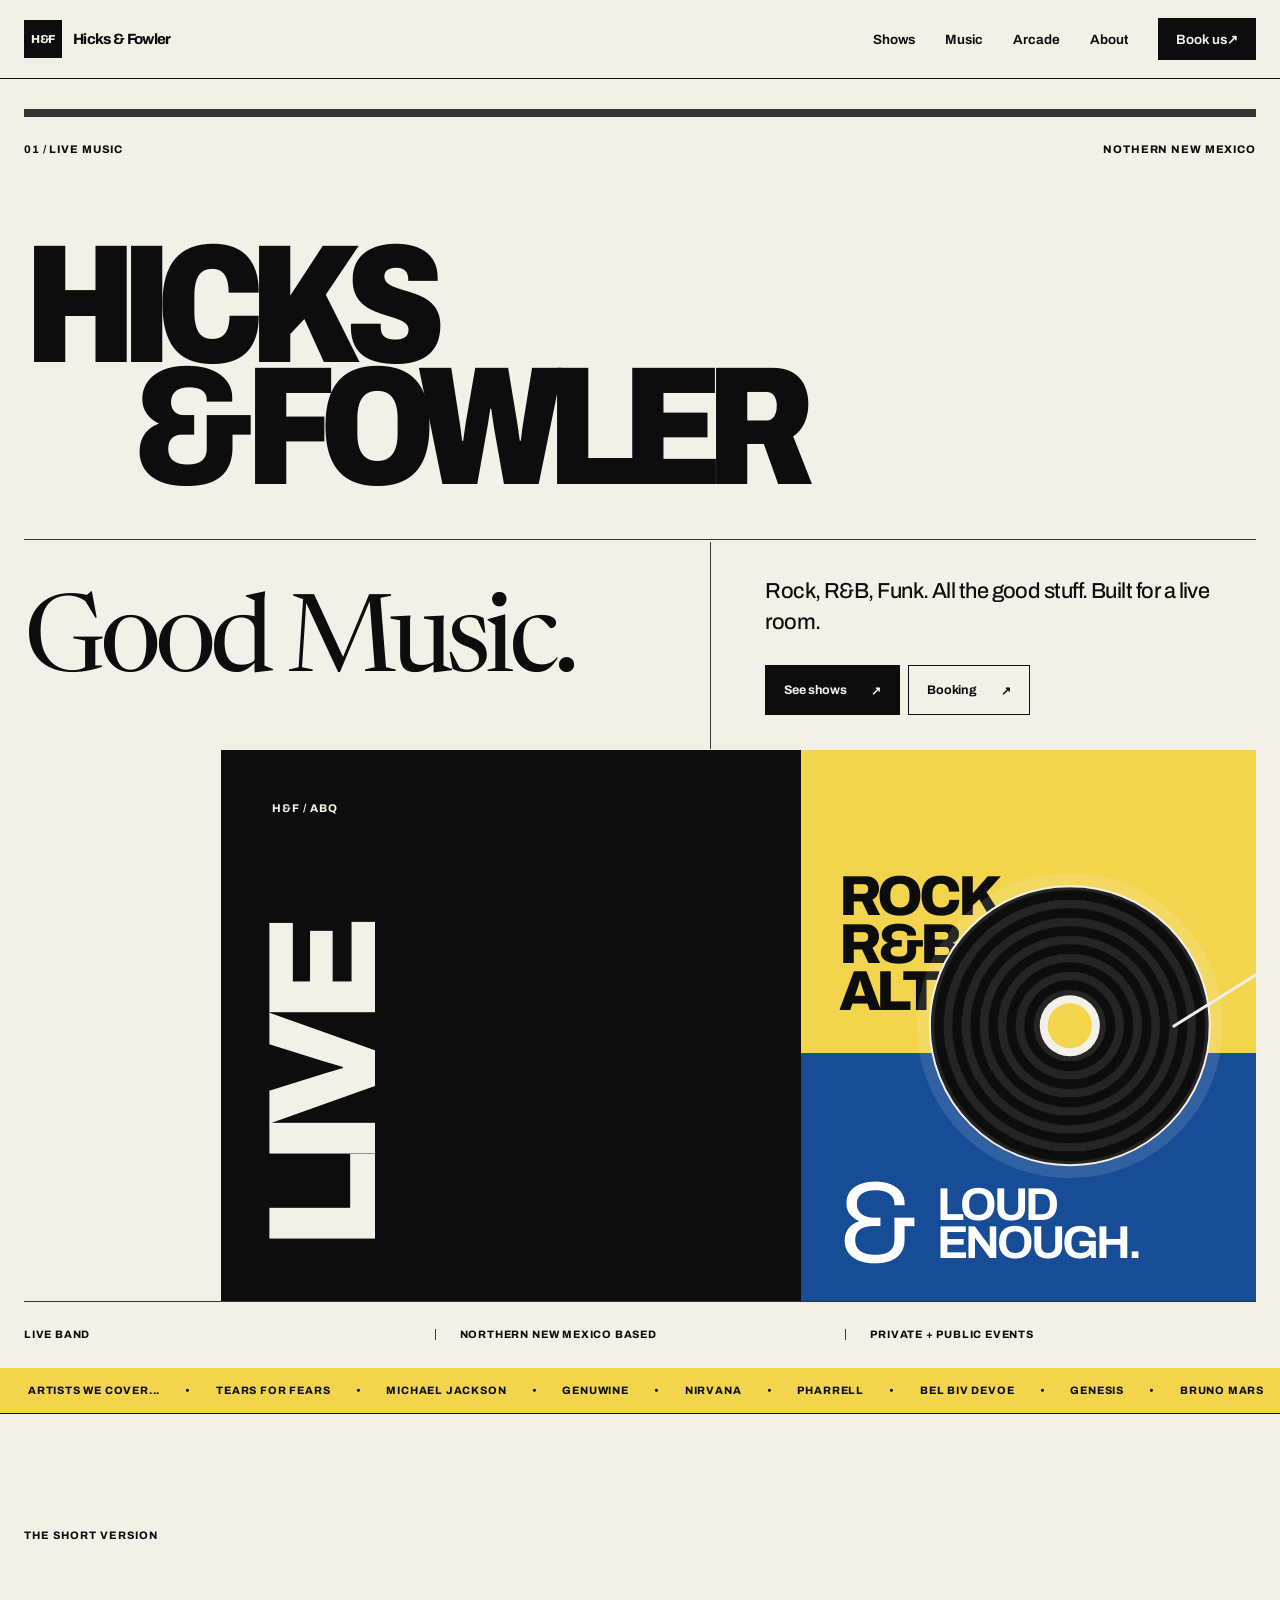
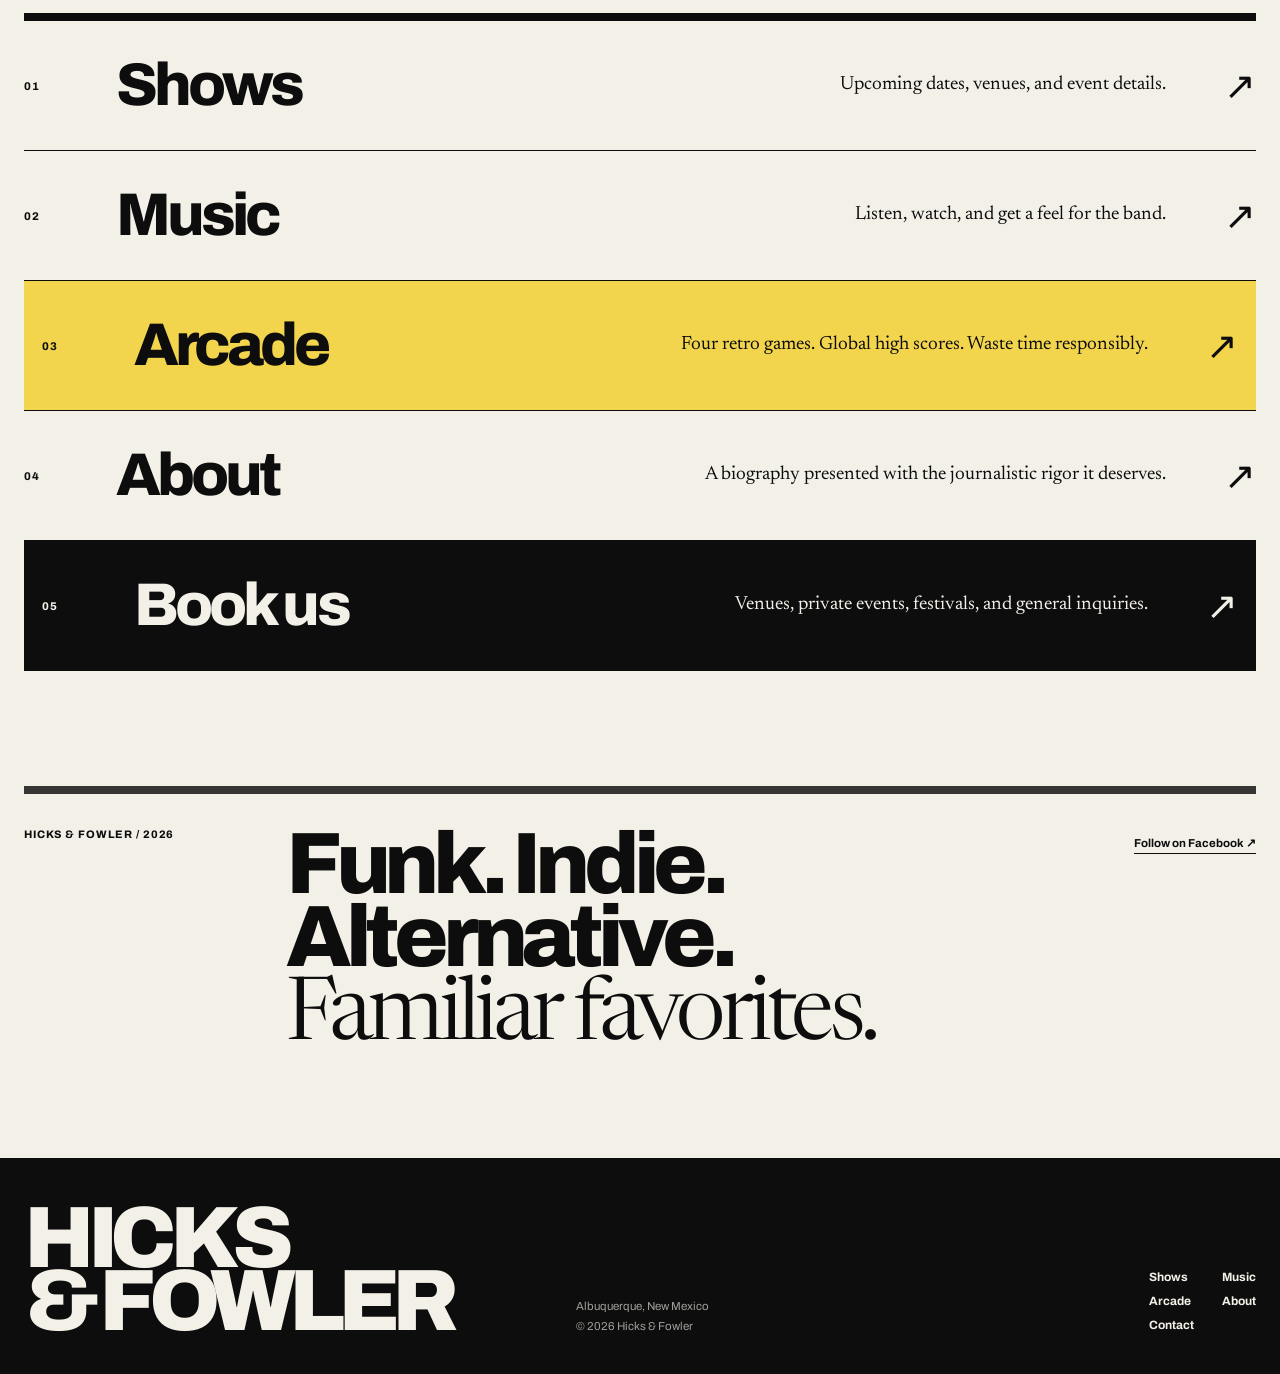
<file: index.html>
<!doctype html>
<html lang="en">
  <head>
    <title>Hicks &amp; Fowler | Musicians. Professionally.</title>
    <meta
      name="description"
      content="Hicks & Fowler — live music from Albuquerque, New Mexico. Shows, music, band info, arcade games, and booking contact."
    />
    <meta charset="utf-8" />
    <meta name="viewport" content="width=device-width, initial-scale=1" />
    <meta name="theme-color" content="#f3f0e8" />
    <link rel="icon" href="assets/images/favicon.svg" type="image/svg+xml" />
    <link rel="preconnect" href="https://fonts.googleapis.com" />
    <link rel="preconnect" href="https://fonts.gstatic.com" crossorigin />
    <link
      href="https://fonts.googleapis.com/css2?family=Archivo:wdth,wght@75..125,400..900&family=Instrument+Serif:ital@0;1&family=Newsreader:opsz,wght@6..72,300..600&display=swap"
      rel="stylesheet"
    />
    <link rel="stylesheet" href="assets/css/styles.css?v=20261004-editorial1" />
    <script defer src="assets/js/main.js"></script>
  </head>

  <body class="home-editorial">
    <header class="site-header editorial-header">
      <div class="wrap nav">
        <a class="brand" href="index.html" aria-label="Hicks & Fowler home">
          <span class="brand-mark">H&amp;F</span>
          <span class="brand-name">Hicks &amp; Fowler</span>
        </a>

        <button
          class="menu-btn"
          type="button"
          aria-expanded="false"
          aria-controls="site-nav"
        >
          <span></span><span></span>
          <span class="sr-only">Toggle navigation</span>
        </button>

        <nav class="nav-links" id="site-nav" aria-label="Primary navigation">
          <a href="shows.html">Shows</a>
          <a href="music.html">Music</a>
          <a href="arcade.html">Arcade</a>
          <a href="about.html">About</a>
          <a href="contact.html" class="nav-cta"
            >Book us <span aria-hidden="true">↗</span></a
          >
        </nav>
      </div>
    </header>

    <main class="editorial-home">
      <section class="editorial-hero" aria-labelledby="home-title">
        <div class="wrap editorial-frame">
          <div class="editorial-keyline editorial-keyline-heavy"></div>

          <div class="editorial-meta">
            <span>01 / LIVE MUSIC</span>
            <span>NOTHERN NEW MEXICO</span>
          </div>

          <div class="editorial-title-lockup">
            <h1 id="home-title">
              <span>HICKS</span>
              <span>&amp; FOWLER</span>
            </h1>
          </div>

          <div class="editorial-keyline"></div>

          <div class="editorial-hero-bottom">
            <div class="editorial-tagline">
              <span class="editorial-serif">Good Music.</span>
            </div>

            <div class="editorial-intro">
              <p>Rock, R&B, Funk. All the good stuff. Built for a live room.</p>
              <div class="editorial-actions">
                <a
                  href="shows.html"
                  class="editorial-button editorial-button-dark"
                  >See shows <span aria-hidden="true">↗</span></a
                >
                <a href="contact.html" class="editorial-button"
                  >Booking <span aria-hidden="true">↗</span></a
                >
              </div>
            </div>
          </div>

          <div
            class="editorial-visual"
            aria-label="Hicks and Fowler abstract music poster"
          >
            <div class="visual-black">
              <span class="visual-small">H&amp;F / ABQ</span>
              <strong>LIVE</strong>
            </div>
            <div class="visual-yellow">
              <span>ROCK</span>
              <span>R&B</span>
              <span>ALT</span>
            </div>
            <div class="visual-blue">
              <span class="visual-serif">&amp;</span>
              <strong>LOUD<br />ENOUGH.</strong>
            </div>
            <div class="visual-disc" aria-hidden="true">
              <i></i>
            </div>
          </div>

          <div class="editorial-keyline"></div>

          <div class="editorial-facts">
            <span>LIVE BAND</span>
            <span>NORTHERN NEW MEXICO BASED</span>
            <span>PRIVATE + PUBLIC EVENTS</span>
          </div>
        </div>
      </section>

      <div class="marquee" aria-hidden="true">
        <div class="marquee-track">
          <span>Artists we cover...</span><span>Tears For Fears</span
          ><span>Michael Jackson</span><span>Genuwine</span><span>Nirvana</span
          ><span>Pharrell</span><span>Bel Biv Devoe</span><span>Genesis</span
          ><span>Bruno Mars</span><span>Mayer Hawthorne</span
          ><span>Black Keys</span><span>Sade</span><span>Soul For Real</span
          ><span>Chris Stapleton</span><span>311</span><span>David Bowie</span
          ><span>Maroon 5</span><span>Weezer</span><span>Anderson Paak</span
          ><span>Rick James</span><span>Blood Orange</span><span>Green Day</span
          ><span>John Mayer</span><span>Incubus</span><span>Pet Shop Boys</span
          ><span>Maxwell</span><span>Commodores</span><span>Tom Petty</span
          ><span>Stone Temple Pilots</span><span>Cake</span
          ><span>Walk The Moon</span><span>Phil Collins</span
          ><span>Sublime</span><span>Wham!</span><span>Brooks &amp; Dunn</span
          ><span>Garth Brooks</span><span>The System</span
          ><span>George Michael</span><span>Lenny Kravitz</span
          ><span>Al Green</span><span>Foo Fighters</span
          ><span>Crowded House</span><span>Kool &amp; The Gang</span
          ><span>Prince</span><span>Childish Gambino</span
          ><span>Rick Springfield</span><span>Santana</span
          ><span>HOMESHAKE</span><span>The Killers</span
          ><span>Collective Soul</span><span>Montell Jordan</span
          ><span>The Police</span><span>White Stripes</span
          ><span>Jimmy Eat World</span><span>Tame Impala</span
          ><span>NxWorries</span><span>Daniel Caesar</span><span>Seal</span
          ><span>Queens Of The Stoneage</span><span>Fountains Of Wayne</span
          ><span>Grizzly Bear</span><span>Bill Withers</span
          ><span>The Outfield</span><span>The 1975</span
          ><span>Free Nationals</span><span>Van Morrison</span><span>DNCE</span
          ><span>Gnarls Barkley</span><span>Journey</span
          ><span>Kraak &amp; Smaak</span><span>Fleetwood Mac</span
          ><span>Midland</span><span>The Weeknd</span
          ><span>Portgual The Man</span><span>Beastie Boys</span
          ><span>Daft Punk</span><span>Mark Ronson</span><span>Bread</span
          ><span>Blackstreet</span><span>Frank Ocean</span
          ><span>Earth, Wind, &amp; Fire</span><span>Marcy Playground</span
          ><span>N.E.R.D.</span> <span>Artists we cover...</span
          ><span>Tears For Fears</span><span>Michael Jackson</span
          ><span>Genuwine</span><span>Nirvana</span><span>Pharrell</span
          ><span>Bel Biv Devoe</span><span>Genesis</span><span>Bruno Mars</span
          ><span>Mayer Hawthorne</span><span>Black Keys</span><span>Sade</span
          ><span>Soul For Real</span><span>Chris Stapleton</span><span>311</span
          ><span>David Bowie</span><span>Maroon 5</span><span>Weezer</span
          ><span>Anderson Paak</span><span>Rick James</span
          ><span>Blood Orange</span><span>Green Day</span><span>John Mayer</span
          ><span>Incubus</span><span>Pet Shop Boys</span><span>Maxwell</span
          ><span>Commodores</span><span>Tom Petty</span
          ><span>Stone Temple Pilots</span><span>Cake</span
          ><span>Walk The Moon</span><span>Phil Collins</span
          ><span>Sublime</span><span>Wham!</span><span>Brooks &amp; Dunn</span
          ><span>Garth Brooks</span><span>The System</span
          ><span>George Michael</span><span>Lenny Kravitz</span
          ><span>Al Green</span><span>Foo Fighters</span
          ><span>Crowded House</span><span>Kool &amp; The Gang</span
          ><span>Prince</span><span>Childish Gambino</span
          ><span>Rick Springfield</span><span>Santana</span
          ><span>HOMESHAKE</span><span>The Killers</span
          ><span>Collective Soul</span><span>Montell Jordan</span
          ><span>The Police</span><span>White Stripes</span
          ><span>Jimmy Eat World</span><span>Tame Impala</span
          ><span>NxWorries</span><span>Daniel Caesar</span><span>Seal</span
          ><span>Queens Of The Stoneage</span><span>Fountains Of Wayne</span
          ><span>Grizzly Bear</span><span>Bill Withers</span
          ><span>The Outfield</span><span>The 1975</span
          ><span>Free Nationals</span><span>Van Morrison</span><span>DNCE</span
          ><span>Gnarls Barkley</span><span>Journey</span
          ><span>Kraak &amp; Smaak</span><span>Fleetwood Mac</span
          ><span>Midland</span><span>The Weeknd</span
          ><span>Portgual The Man</span><span>Beastie Boys</span
          ><span>Daft Punk</span><span>Mark Ronson</span><span>Bread</span
          ><span>Blackstreet</span><span>Frank Ocean</span
          ><span>Earth, Wind, &amp; Fire</span><span>Marcy Playground</span
          ><span>N.E.R.D.</span>
        </div>
      </div>

      <section class="editorial-directory" aria-labelledby="explore-title">
        <div class="wrap editorial-frame">
          <div class="directory-head">
            <p class="directory-kicker">THE SHORT VERSION</p>
          </div>

          <div class="directory-list">
            <a class="directory-row" href="shows.html">
              <span class="directory-num">01</span>
              <span class="directory-name">Shows</span>
              <span class="directory-desc"
                >Upcoming dates, venues, and event details.</span
              >
              <span class="directory-arrow" aria-hidden="true">↗</span>
            </a>

            <a class="directory-row" href="music.html">
              <span class="directory-num">02</span>
              <span class="directory-name">Music</span>
              <span class="directory-desc"
                >Listen, watch, and get a feel for the band.</span
              >
              <span class="directory-arrow" aria-hidden="true">↗</span>
            </a>

            <a class="directory-row directory-row-accent" href="arcade.html">
              <span class="directory-num">03</span>
              <span class="directory-name">Arcade</span>
              <span class="directory-desc"
                >Four retro games. Global high scores. Waste time
                responsibly.</span
              >
              <span class="directory-arrow" aria-hidden="true">↗</span>
            </a>

            <a class="directory-row" href="about.html">
              <span class="directory-num">04</span>
              <span class="directory-name">About</span>
              <span class="directory-desc"
                >A biography presented with the journalistic rigor it
                deserves.</span
              >
              <span class="directory-arrow" aria-hidden="true">↗</span>
            </a>

            <a class="directory-row directory-row-dark" href="contact.html">
              <span class="directory-num">05</span>
              <span class="directory-name">Book us</span>
              <span class="directory-desc"
                >Venues, private events, festivals, and general inquiries.</span
              >
              <span class="directory-arrow" aria-hidden="true">↗</span>
            </a>
          </div>
        </div>
      </section>

      <section class="editorial-statement">
        <div class="wrap editorial-frame">
          <div class="editorial-keyline editorial-keyline-heavy"></div>
          <div class="statement-grid">
            <p class="statement-label">HICKS &amp; FOWLER / 2026</p>
            <p class="statement-copy">
              Funk. Indie. Alternative.<br /><span class="editorial-serif"
                >Familiar favorites.</span
              >
            </p>
            <a
              class="statement-link"
              href="https://www.facebook.com/hicksphillyfowler"
              target="_blank"
              rel="noopener"
              >Follow on Facebook ↗</a
            >
          </div>
        </div>
      </section>
    </main>

    <footer class="site-footer editorial-footer">
      <div class="wrap editorial-footer-grid">
        <div class="footer-wordmark">HICKS<br />&amp; FOWLER</div>
        <div class="footer-meta">
          <span>Albuquerque, New Mexico</span>
          <span>© <span data-year></span> Hicks &amp; Fowler</span>
        </div>
        <div class="footer-links">
          <a href="shows.html">Shows</a>
          <a href="music.html">Music</a>
          <a href="arcade.html">Arcade</a>
          <a href="about.html">About</a>
          <a href="contact.html">Contact</a>
        </div>
      </div>
    </footer>
  </body>
</html>
</file>
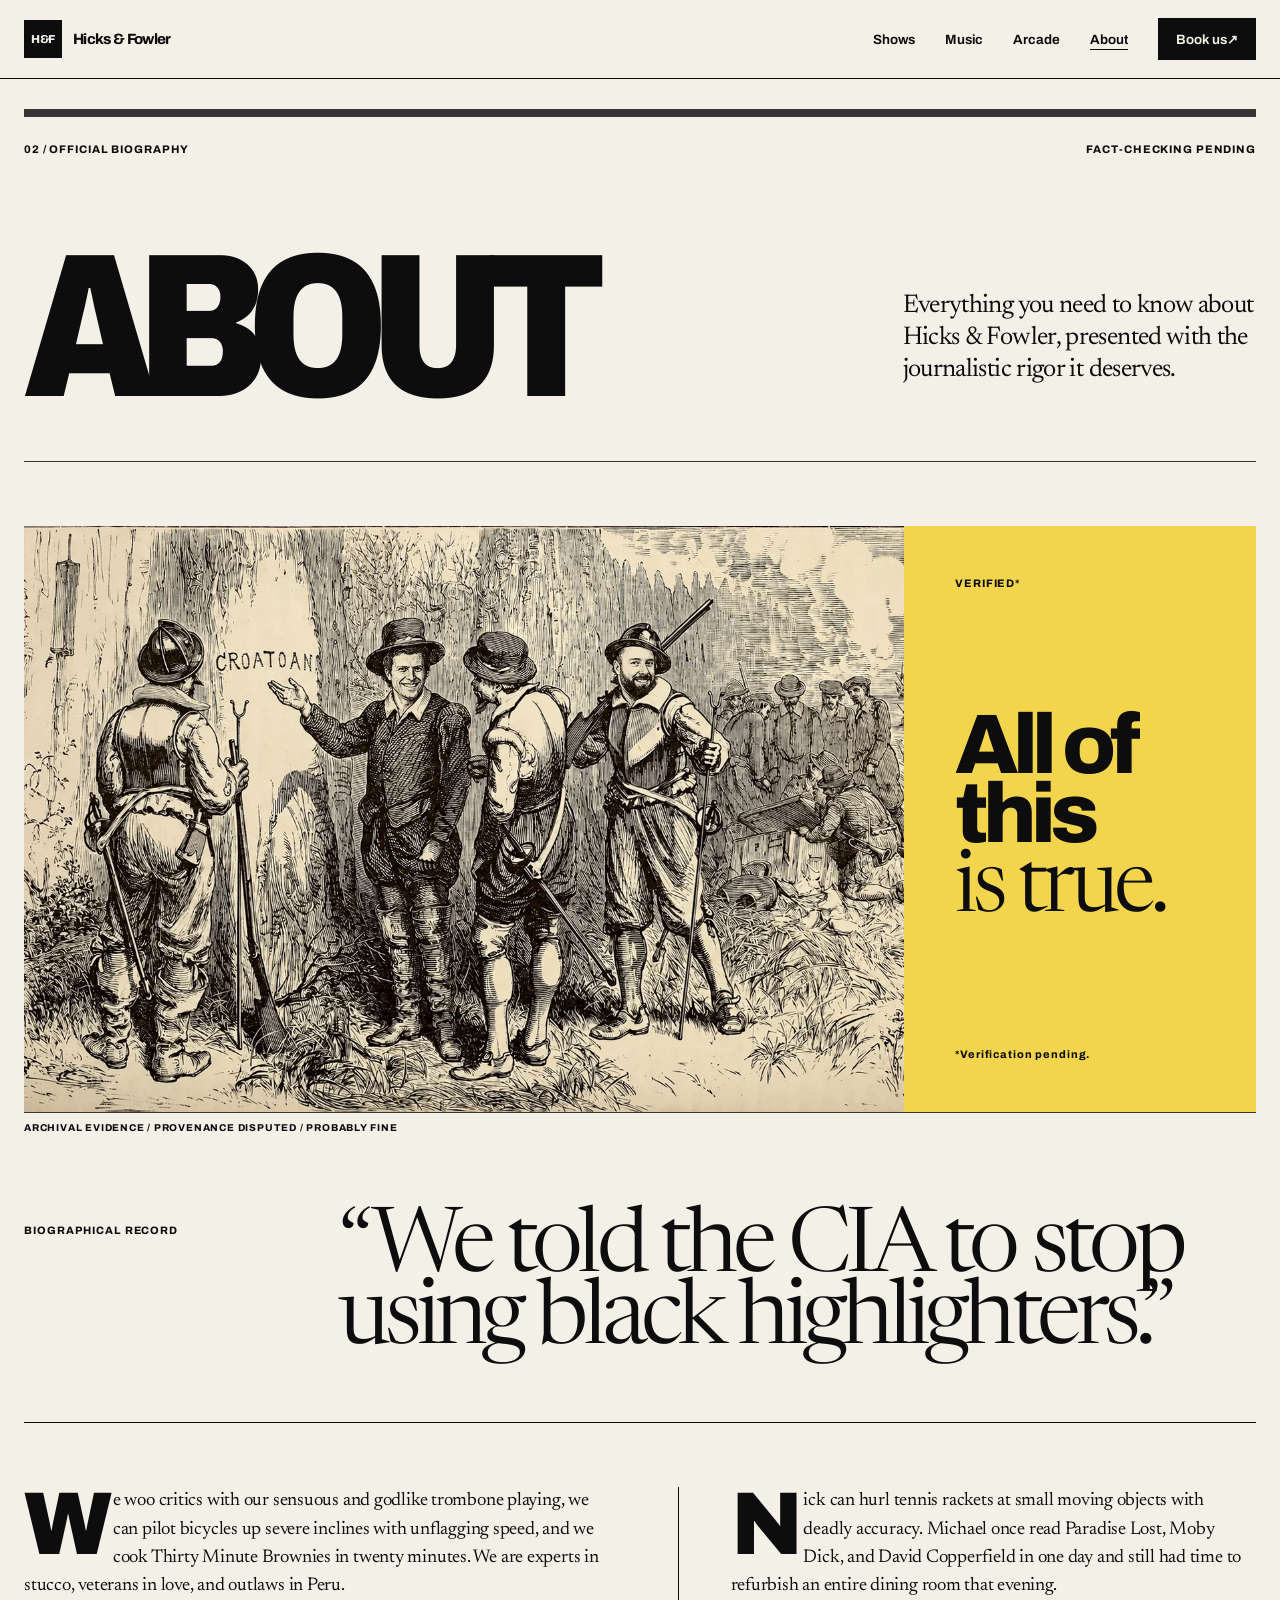
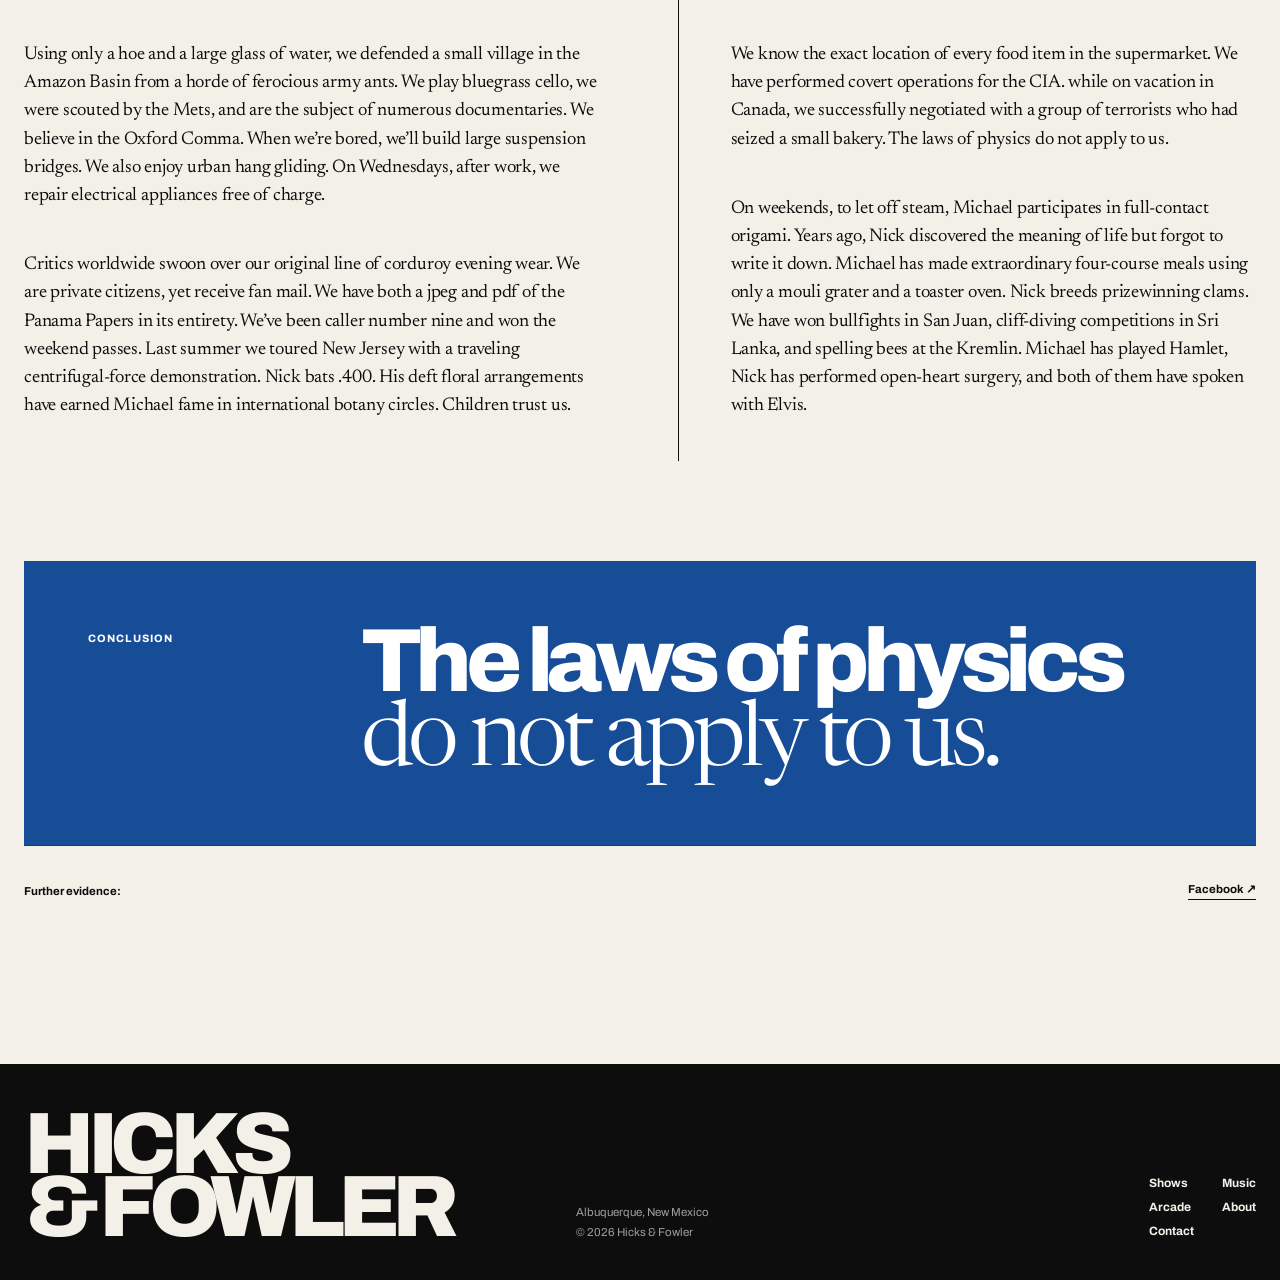
<file: about.html>
<!doctype html>
<html lang="en">
  <head>
    <title>About | Hicks &amp; Fowler</title>
    <meta
      name="description"
      content="The official biography of Albuquerque band Hicks & Fowler."
    />
    <meta charset="utf-8" />
    <meta name="viewport" content="width=device-width, initial-scale=1" />
    <meta name="theme-color" content="#f3f0e8" />
    <link rel="icon" href="assets/images/favicon.svg" type="image/svg+xml" />
    <link rel="preconnect" href="https://fonts.googleapis.com" />
    <link rel="preconnect" href="https://fonts.gstatic.com" crossorigin />
    <link
      href="https://fonts.googleapis.com/css2?family=Archivo:wdth,wght@75..125,400..900&family=Instrument+Serif:ital@0;1&family=Newsreader:opsz,wght@6..72,300..600&display=swap"
      rel="stylesheet"
    />
    <link rel="stylesheet" href="assets/css/styles.css?v=20261004-editorial2" />
    <script defer src="assets/js/main.js"></script>
  </head>

  <body class="interior-editorial about-editorial">
    <header class="site-header editorial-header">
      <div class="wrap nav">
        <a class="brand" href="index.html" aria-label="Hicks & Fowler home">
          <span class="brand-mark">H&amp;F</span>
          <span class="brand-name">Hicks &amp; Fowler</span>
        </a>

        <button
          class="menu-btn"
          type="button"
          aria-expanded="false"
          aria-controls="site-nav"
        >
          <span></span><span></span>
          <span class="sr-only">Toggle navigation</span>
        </button>

        <nav class="nav-links" id="site-nav" aria-label="Primary navigation">
          <a href="shows.html">Shows</a>
          <a href="music.html">Music</a>
          <a href="arcade.html">Arcade</a>
          <a href="about.html" aria-current="page">About</a>
          <a href="contact.html" class="nav-cta"
            >Book us <span aria-hidden="true">↗</span></a
          >
        </nav>
      </div>
    </header>

    <main class="editorial-interior">
      <section class="about-masthead">
        <div class="wrap editorial-frame">
          <div class="editorial-keyline editorial-keyline-heavy"></div>

          <div class="editorial-meta">
            <span>02 / OFFICIAL BIOGRAPHY</span>
            <span>FACT-CHECKING PENDING</span>
          </div>

          <div class="about-title-grid">
            <h1>ABOUT</h1>
            <p class="about-deck">
              Everything you need to know about Hicks &amp; Fowler, presented
              with the journalistic rigor it deserves.
            </p>
          </div>

          <div class="editorial-keyline"></div>
        </div>
      </section>

      <section class="about-feature" aria-label="Archival evidence">
        <div class="wrap editorial-frame">
          <div class="about-feature-grid">
            <figure class="about-archive">
              <img
                src="assets/images/croatoan.webp"
                width="1400"
                height="876"
                loading="eager"
                decoding="async"
                alt="Vintage engraved scene of colonists discovering the Croatoan inscription, with two modern faces composited into the illustration."
              />
              <figcaption>
                ARCHIVAL EVIDENCE / PROVENANCE DISPUTED / PROBABLY FINE
              </figcaption>
            </figure>

            <aside class="about-claim">
              <p class="about-claim-label">VERIFIED*</p>
              <p class="about-claim-main">
                All of this<br />
                <span class="editorial-serif">is true.</span>
              </p>
              <p class="about-claim-foot">*Verification pending.</p>
            </aside>
          </div>

          <div class="editorial-keyline"></div>
        </div>
      </section>

      <section class="about-bio">
        <div class="wrap editorial-frame">
          <div class="about-bio-intro">
            <p class="about-bio-kicker">BIOGRAPHICAL RECORD</p>
            <p class="about-pullquote">
              “We told the CIA to stop using black highlighters.”
            </p>
          </div>

          <div class="about-copy-grid">
            <div class="about-copy-column">
              <p>
                We woo critics with our sensuous and godlike trombone playing,
                we can pilot bicycles up severe inclines with unflagging speed,
                and we cook Thirty Minute Brownies in twenty minutes. We are
                experts in stucco, veterans in love, and outlaws in Peru.
              </p>

              <p>
                Using only a hoe and a large glass of water, we defended a small
                village in the Amazon Basin from a horde of ferocious army ants.
                We play bluegrass cello, we were scouted by the Mets, and are
                the subject of numerous documentaries. We believe in the Oxford
                Comma. When we’re bored, we’ll build large suspension bridges.
                We also enjoy urban hang gliding. On Wednesdays, after work, we
                repair electrical appliances free of charge.
              </p>

              <p>
                Critics worldwide swoon over our original line of corduroy
                evening wear. We are private citizens, yet receive fan mail. We
                have both a jpeg and pdf of the Panama Papers in its entirety.
                We’ve been caller number nine and won the weekend passes. Last
                summer we toured New Jersey with a traveling centrifugal-force
                demonstration. Nick bats .400. His deft floral arrangements have
                earned Michael fame in international botany circles. Children
                trust us.
              </p>
            </div>

            <div class="about-copy-column">
              <p>
                Nick can hurl tennis rackets at small moving objects with deadly
                accuracy. Michael once read Paradise Lost, Moby Dick, and David
                Copperfield in one day and still had time to refurbish an entire
                dining room that evening.
              </p>

              <p>
                We know the exact location of every food item in the
                supermarket. We have performed covert operations for the CIA.
                while on vacation in Canada, we successfully negotiated with a
                group of terrorists who had seized a small bakery. The laws of
                physics do not apply to us.
              </p>

              <p>
                On weekends, to let off steam, Michael participates in
                full-contact origami. Years ago, Nick discovered the meaning of
                life but forgot to write it down. Michael has made extraordinary
                four-course meals using only a mouli grater and a toaster oven.
                Nick breeds prizewinning clams. We have won bullfights in San
                Juan, cliff-diving competitions in Sri Lanka, and spelling bees
                at the Kremlin. Michael has played Hamlet, Nick has performed
                open-heart surgery, and both of them have spoken with Elvis.
              </p>
            </div>
          </div>

          <div class="about-verdict">
            <span class="about-verdict-label">CONCLUSION</span>
            <p>
              The laws of physics<br />
              <span class="editorial-serif">do not apply to us.</span>
            </p>
          </div>

          <div class="editorial-keyline"></div>

          <div class="about-follow">
            <span>Further evidence:</span>
            <a
              href="https://www.facebook.com/hicksphillyfowler"
              target="_blank"
              rel="noopener"
              >Facebook ↗</a
            >
          </div>
        </div>
      </section>
    </main>

    <footer class="site-footer editorial-footer">
      <div class="wrap editorial-footer-grid">
        <div class="footer-wordmark">HICKS<br />&amp; FOWLER</div>
        <div class="footer-meta">
          <span>Albuquerque, New Mexico</span>
          <span>© <span data-year></span> Hicks &amp; Fowler</span>
        </div>
        <div class="footer-links">
          <a href="shows.html">Shows</a>
          <a href="music.html">Music</a>
          <a href="arcade.html">Arcade</a>
          <a href="about.html">About</a>
          <a href="contact.html">Contact</a>
        </div>
      </div>
    </footer>
  </body>
</html>
</file>
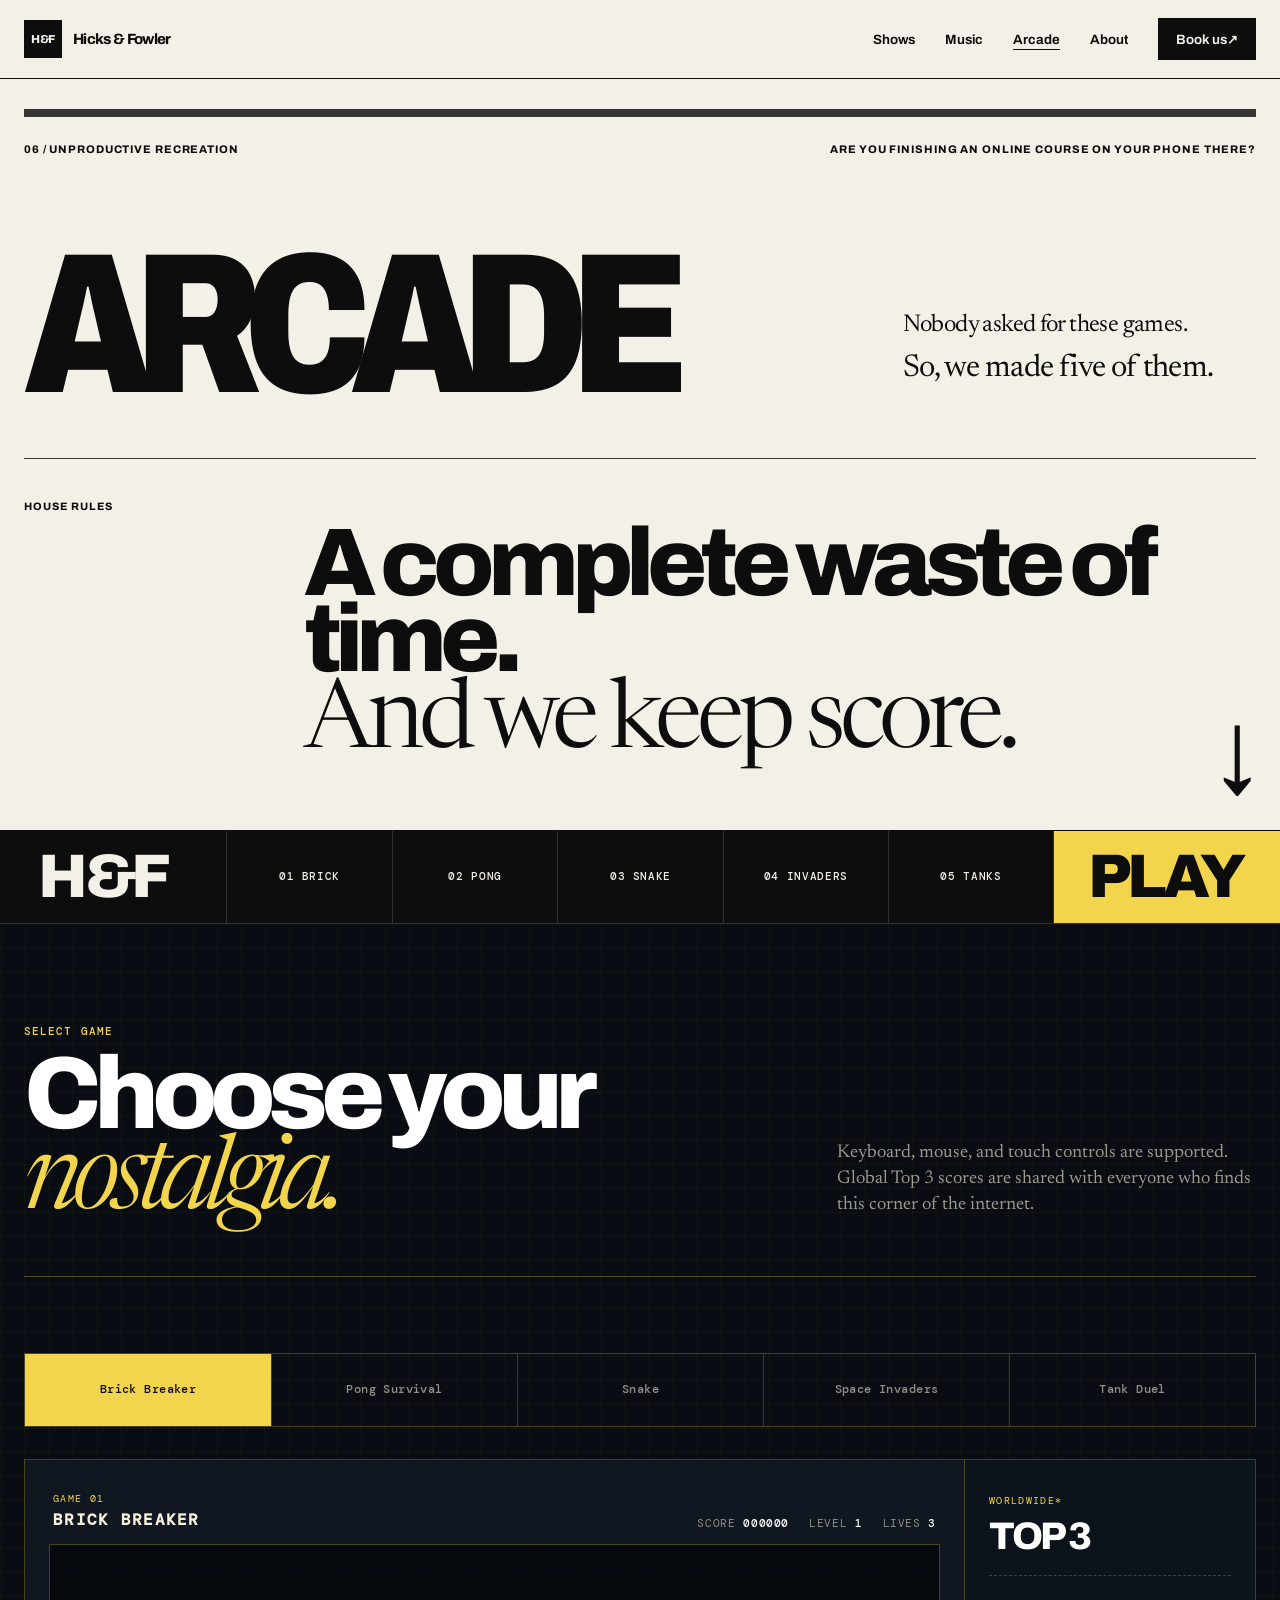
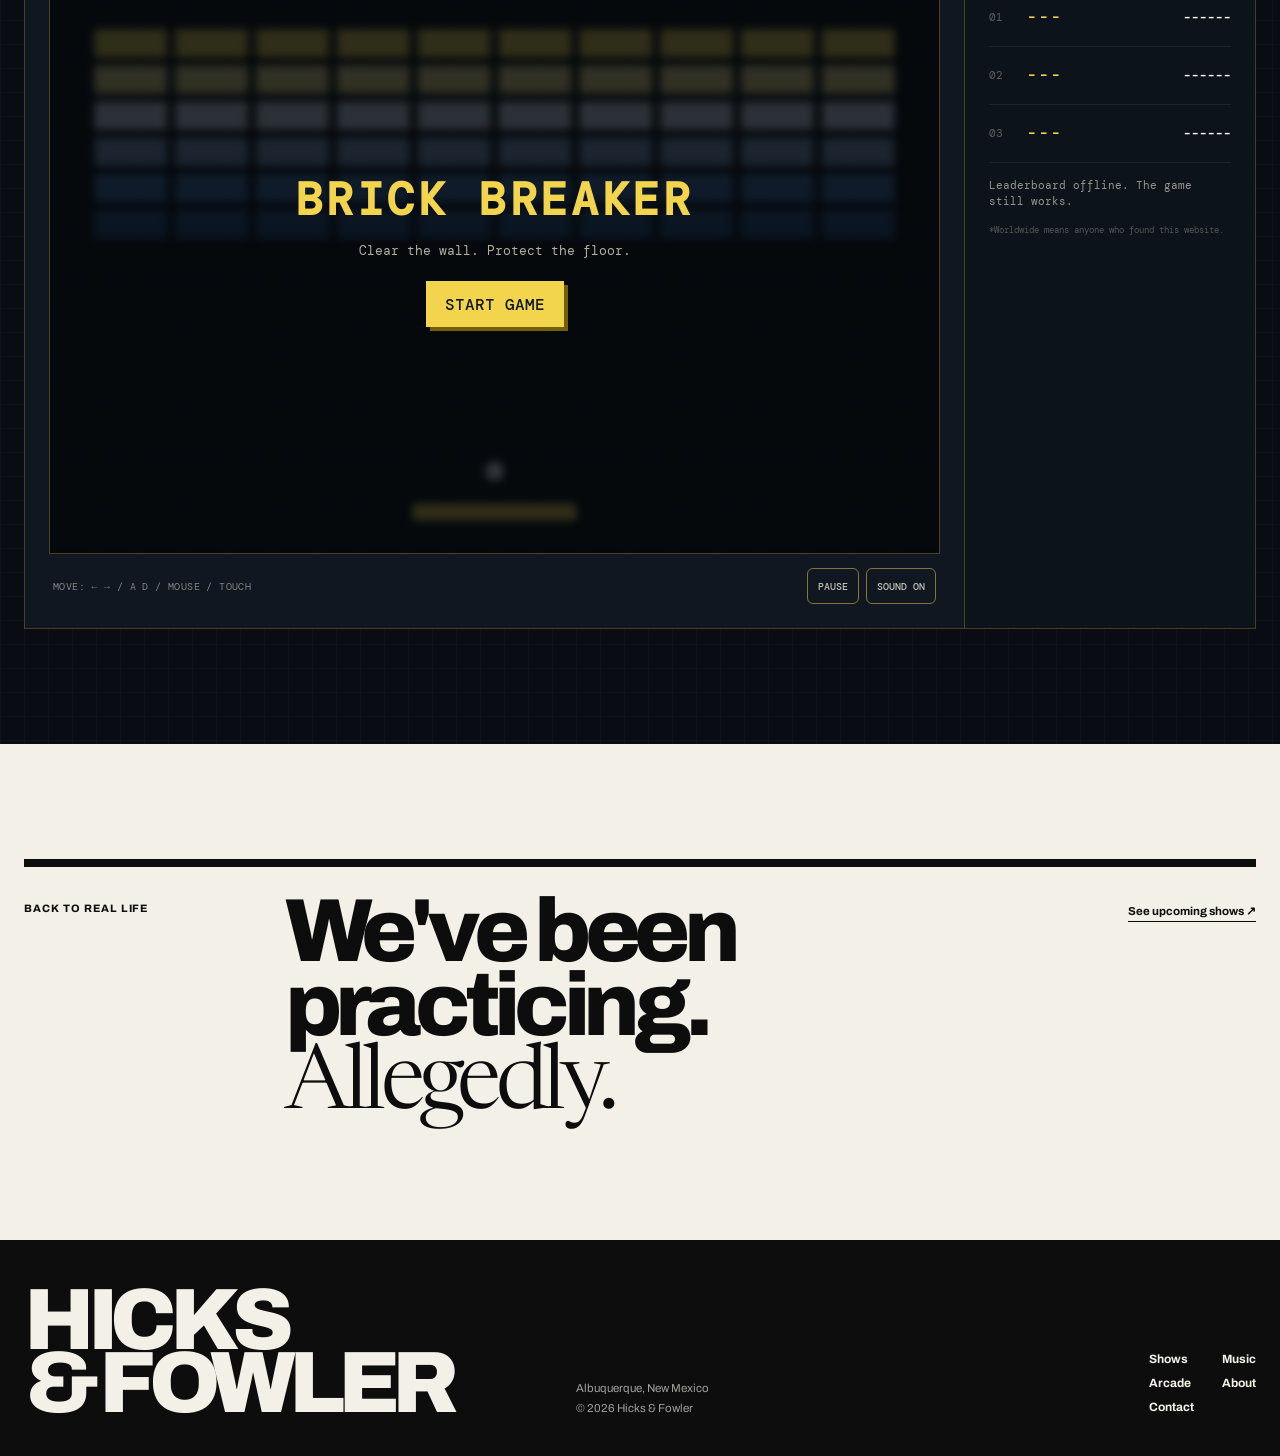
<file: arcade.html>
<!doctype html>
<html lang="en">
  <head>
    <title>Arcade | Hicks &amp; Fowler</title>
    <meta
      name="description"
      content="Play Hicks & Fowler's retro Brick Breaker, Pong, Snake, Space Invaders-style, and Tank Duel arcade games and compete for global high scores."
    />
    <meta charset="utf-8" />
    <meta name="viewport" content="width=device-width, initial-scale=1" />
    <meta name="theme-color" content="#0d0d0d" />
    <link rel="icon" href="assets/images/favicon.svg" type="image/svg+xml" />
    <link rel="preconnect" href="https://fonts.googleapis.com" />
    <link rel="preconnect" href="https://fonts.gstatic.com" crossorigin />
    <link
      href="https://fonts.googleapis.com/css2?family=Archivo:wdth,wght@75..125,400..900&family=DM+Mono:wght@400;500&family=Instrument+Serif:ital@0;1&family=Newsreader:opsz,wght@6..72,300..600&display=swap"
      rel="stylesheet"
    />
    <link rel="stylesheet" href="assets/css/styles.css?v=20261004-tank1" />
    <script defer src="assets/js/main.js"></script>
    <script defer src="assets/js/tank-duel.js?v=20261004-1"></script>
    <script defer src="assets/js/arcade.js?v=20261004-tank1"></script>
  </head>

  <body class="interior-editorial arcade-editorial">
    <header class="site-header editorial-header">
      <div class="wrap nav">
        <a class="brand" href="index.html" aria-label="Hicks & Fowler home">
          <span class="brand-mark">H&amp;F</span>
          <span class="brand-name">Hicks &amp; Fowler</span>
        </a>

        <button
          class="menu-btn"
          type="button"
          aria-expanded="false"
          aria-controls="site-nav"
        >
          <span></span><span></span>
          <span class="sr-only">Toggle navigation</span>
        </button>

        <nav class="nav-links" id="site-nav" aria-label="Primary navigation">
          <a href="shows.html">Shows</a>
          <a href="music.html">Music</a>
          <a href="arcade.html" aria-current="page">Arcade</a>
          <a href="about.html">About</a>
          <a href="contact.html" class="nav-cta"
            >Book us <span aria-hidden="true">↗</span></a
          >
        </nav>
      </div>
    </header>

    <main class="editorial-interior arcade-editorial-main">
      <section class="arcade-editorial-masthead">
        <div class="wrap editorial-frame">
          <div class="editorial-keyline editorial-keyline-heavy"></div>

          <div class="editorial-meta">
            <span>06 / UNPRODUCTIVE RECREATION</span>
            <span
              >Are you finishing an online course on your phone there?
            </span>
          </div>

          <div class="arcade-editorial-title-grid">
            <h1>ARCADE</h1>
            <div class="arcade-editorial-deck">
              <p>Nobody asked for these games.</p>
              <p class="editorial-serif">So, we made five of them.</p>
            </div>
          </div>

          <div class="editorial-keyline"></div>

          <div class="arcade-editorial-manifesto">
            <span class="arcade-editorial-label">HOUSE RULES</span>
            <p>
              A complete waste of time.<br />
              <span class="editorial-serif">And we keep score.</span>
            </p>
            <span class="arcade-editorial-down" aria-hidden="true">↓</span>
          </div>
        </div>
      </section>

      <section class="arcade-transition" aria-hidden="true">
        <div class="arcade-transition-left">H&amp;F</div>
        <div class="arcade-transition-center">
          <span>01 BRICK</span>
          <span>02 PONG</span>
          <span>03 SNAKE</span>
          <span>04 INVADERS</span>
          <span>05 TANKS</span>
        </div>
        <div class="arcade-transition-right">PLAY</div>
      </section>

      <section class="arcade-section arcade-editorial-zone">
        <div class="wrap">
          <div class="arcade-zone-heading">
            <div>
              <span class="arcade-zone-kicker">SELECT GAME</span>
              <h2>Choose your<br /><em>nostalgia.</em></h2>
            </div>
            <p>
              Keyboard, mouse, and touch controls are supported. Global Top 3
              scores are shared with everyone who finds this corner of the
              internet.
            </p>
          </div>

          <div
            class="arcade-switcher"
            role="tablist"
            aria-label="Choose a game"
          >
            <button
              class="arcade-tab is-active"
              type="button"
              role="tab"
              aria-selected="true"
              aria-controls="brick-panel"
              id="brick-tab"
              data-game-tab="brick"
            >
              Brick Breaker
            </button>
            <button
              class="arcade-tab"
              type="button"
              role="tab"
              aria-selected="false"
              aria-controls="pong-panel"
              id="pong-tab"
              data-game-tab="pong"
            >
              Pong Survival
            </button>
            <button
              class="arcade-tab"
              type="button"
              role="tab"
              aria-selected="false"
              aria-controls="snake-panel"
              id="snake-tab"
              data-game-tab="snake"
            >
              Snake
            </button>
            <button
              class="arcade-tab"
              type="button"
              role="tab"
              aria-selected="false"
              aria-controls="invaders-panel"
              id="invaders-tab"
              data-game-tab="invaders"
            >
              Space Invaders
            </button>
            <button
              class="arcade-tab"
              type="button"
              role="tab"
              aria-selected="false"
              aria-controls="tank-panel"
              id="tank-tab"
              data-game-tab="tank"
            >
              Tank Duel
            </button>
          </div>

          <section
            class="game-panel is-active"
            id="brick-panel"
            role="tabpanel"
            aria-labelledby="brick-tab"
            data-game-panel="brick"
          >
            <div class="game-layout">
              <div class="game-cabinet">
                <div class="cabinet-topline">
                  <div>
                    <small>GAME 01</small><strong>BRICK BREAKER</strong>
                  </div>
                  <div class="game-stats" aria-live="polite">
                    <span>SCORE <b id="brick-score">000000</b></span>
                    <span>LEVEL <b id="brick-level">1</b></span>
                    <span>LIVES <b id="brick-lives">3</b></span>
                  </div>
                </div>
                <div class="screen-shell">
                  <canvas
                    id="brick-canvas"
                    width="760"
                    height="520"
                    tabindex="0"
                    aria-label="Brick Breaker game. Move the paddle with mouse, touch, left and right arrow keys, or A and D."
                  ></canvas>
                  <div class="screen-overlay" id="brick-overlay">
                    <strong>BRICK BREAKER</strong>
                    <span>Clear the wall. Protect the floor.</span>
                    <button type="button" class="pixel-btn" id="brick-start">
                      START GAME
                    </button>
                  </div>
                </div>
                <div class="cabinet-controls">
                  <span>MOVE: ← → / A D / MOUSE / TOUCH</span>
                  <div>
                    <button type="button" class="mini-control" id="brick-pause">
                      PAUSE
                    </button>
                    <button
                      type="button"
                      class="mini-control"
                      id="brick-mute"
                      aria-pressed="false"
                    >
                      SOUND ON
                    </button>
                  </div>
                </div>
              </div>

              <aside
                class="scoreboard"
                aria-labelledby="brick-leaderboard-title"
              >
                <div class="scoreboard-head">
                  <span>WORLDWIDE*</span>
                  <h2 id="brick-leaderboard-title">TOP 3</h2>
                </div>
                <ol class="score-list" id="brick-leaderboard">
                  <li><span>01</span><b>---</b><strong>------</strong></li>
                  <li><span>02</span><b>---</b><strong>------</strong></li>
                  <li><span>03</span><b>---</b><strong>------</strong></li>
                </ol>
                <p class="score-status" id="brick-status" aria-live="polite">
                  Connecting to the mothership…
                </p>
                <p class="score-footnote">
                  *Worldwide means anyone who found this website.
                </p>
              </aside>
            </div>
          </section>

          <section
            class="game-panel"
            id="pong-panel"
            role="tabpanel"
            aria-labelledby="pong-tab"
            data-game-panel="pong"
            hidden
          >
            <div class="game-layout">
              <div class="game-cabinet">
                <div class="cabinet-topline">
                  <div>
                    <small>GAME 02</small><strong>PONG SURVIVAL</strong>
                  </div>
                  <div class="game-stats" aria-live="polite">
                    <span>SCORE <b id="pong-score">000000</b></span>
                    <span>STREAK <b id="pong-streak">0</b></span>
                    <span>LIVES <b id="pong-lives">3</b></span>
                  </div>
                </div>
                <div class="screen-shell">
                  <canvas
                    id="pong-canvas"
                    width="760"
                    height="520"
                    tabindex="0"
                    aria-label="Pong Survival game. Move your paddle with mouse, touch, W and S, or the up and down arrow keys."
                  ></canvas>
                  <div class="screen-overlay" id="pong-overlay">
                    <strong>PONG SURVIVAL</strong>
                    <span
                      >Every return scores. Miss three times and you're
                      history.</span
                    >
                    <button type="button" class="pixel-btn" id="pong-start">
                      START GAME
                    </button>
                  </div>
                </div>
                <div class="cabinet-controls">
                  <span>MOVE: ↑ ↓ / W S / MOUSE / TOUCH</span>
                  <div>
                    <button type="button" class="mini-control" id="pong-pause">
                      PAUSE
                    </button>
                    <button
                      type="button"
                      class="mini-control"
                      id="pong-mute"
                      aria-pressed="false"
                    >
                      SOUND ON
                    </button>
                  </div>
                </div>
              </div>

              <aside
                class="scoreboard"
                aria-labelledby="pong-leaderboard-title"
              >
                <div class="scoreboard-head">
                  <span>WORLDWIDE*</span>
                  <h2 id="pong-leaderboard-title">TOP 3</h2>
                </div>
                <ol class="score-list" id="pong-leaderboard">
                  <li><span>01</span><b>---</b><strong>------</strong></li>
                  <li><span>02</span><b>---</b><strong>------</strong></li>
                  <li><span>03</span><b>---</b><strong>------</strong></li>
                </ol>
                <p class="score-status" id="pong-status" aria-live="polite">
                  Connecting to the mothership…
                </p>
                <p class="score-footnote">
                  *Worldwide means anyone who found this website.
                </p>
              </aside>
            </div>
          </section>

          <section
            class="game-panel"
            id="snake-panel"
            role="tabpanel"
            aria-labelledby="snake-tab"
            data-game-panel="snake"
            hidden
          >
            <div class="game-layout">
              <div class="game-cabinet">
                <div class="cabinet-topline">
                  <div><small>GAME 03</small><strong>SNAKE</strong></div>
                  <div class="game-stats" aria-live="polite">
                    <span>SCORE <b id="snake-score">000000</b></span>
                    <span>LENGTH <b id="snake-length">5</b></span>
                    <span>SPEED <b id="snake-speed">1</b></span>
                  </div>
                </div>
                <div class="screen-shell">
                  <canvas
                    id="snake-canvas"
                    width="760"
                    height="520"
                    tabindex="0"
                    aria-label="Snake game. Steer with arrow keys, WASD, or swipe on the game screen."
                  ></canvas>
                  <div class="screen-overlay" id="snake-overlay">
                    <strong>SNAKE</strong>
                    <span
                      >Eat. Grow. Avoid the walls and, regrettably,
                      yourself.</span
                    >
                    <button type="button" class="pixel-btn" id="snake-start">
                      START GAME
                    </button>
                  </div>
                </div>
                <div class="cabinet-controls">
                  <span>MOVE: ↑ ↓ ← → / W A S D / SWIPE</span>
                  <div>
                    <button type="button" class="mini-control" id="snake-pause">
                      PAUSE
                    </button>
                    <button
                      type="button"
                      class="mini-control"
                      id="snake-mute"
                      aria-pressed="false"
                    >
                      SOUND ON
                    </button>
                  </div>
                </div>
              </div>

              <aside
                class="scoreboard"
                aria-labelledby="snake-leaderboard-title"
              >
                <div class="scoreboard-head">
                  <span>WORLDWIDE*</span>
                  <h2 id="snake-leaderboard-title">TOP 3</h2>
                </div>
                <ol class="score-list" id="snake-leaderboard">
                  <li><span>01</span><b>---</b><strong>------</strong></li>
                  <li><span>02</span><b>---</b><strong>------</strong></li>
                  <li><span>03</span><b>---</b><strong>------</strong></li>
                </ol>
                <p class="score-status" id="snake-status" aria-live="polite">
                  Connecting to the mothership…
                </p>
                <p class="score-footnote">
                  *Worldwide means anyone who found this website.
                </p>
              </aside>
            </div>
          </section>

          <section
            class="game-panel"
            id="invaders-panel"
            role="tabpanel"
            aria-labelledby="invaders-tab"
            data-game-panel="invaders"
            hidden
          >
            <div class="game-layout">
              <div class="game-cabinet">
                <div class="cabinet-topline">
                  <div>
                    <small>GAME 04</small><strong>SPACE INVADERS</strong>
                  </div>
                  <div class="game-stats" aria-live="polite">
                    <span>SCORE <b id="invaders-score">000000</b></span>
                    <span>WAVE <b id="invaders-wave">1</b></span>
                    <span>LIVES <b id="invaders-lives">3</b></span>
                  </div>
                </div>
                <div class="screen-shell">
                  <canvas
                    id="invaders-canvas"
                    width="760"
                    height="520"
                    tabindex="0"
                    aria-label="Space Invaders-style game. Move with left and right arrows or A and D. Fire with space or tap the game screen."
                  ></canvas>
                  <div class="screen-overlay" id="invaders-overlay">
                    <strong>SPACE INVADERS</strong>
                    <span
                      >Defend Earth. Or at least this particular rectangle of
                      it.</span
                    >
                    <button type="button" class="pixel-btn" id="invaders-start">
                      START GAME
                    </button>
                  </div>
                </div>
                <div class="cabinet-controls">
                  <span>MOVE: ← → / A D / MOUSE · FIRE: SPACE / TAP</span>
                  <div>
                    <button
                      type="button"
                      class="mini-control"
                      id="invaders-pause"
                    >
                      PAUSE
                    </button>
                    <button
                      type="button"
                      class="mini-control"
                      id="invaders-mute"
                      aria-pressed="false"
                    >
                      SOUND ON
                    </button>
                  </div>
                </div>
              </div>

              <aside
                class="scoreboard"
                aria-labelledby="invaders-leaderboard-title"
              >
                <div class="scoreboard-head">
                  <span>WORLDWIDE*</span>
                  <h2 id="invaders-leaderboard-title">TOP 3</h2>
                </div>
                <ol class="score-list" id="invaders-leaderboard">
                  <li><span>01</span><b>---</b><strong>------</strong></li>
                  <li><span>02</span><b>---</b><strong>------</strong></li>
                  <li><span>03</span><b>---</b><strong>------</strong></li>
                </ol>
                <p class="score-status" id="invaders-status" aria-live="polite">
                  Connecting to the mothership…
                </p>
                <p class="score-footnote">
                  *Worldwide means anyone who found this website.
                </p>
              </aside>
            </div>
          </section>

          <section
            class="game-panel"
            id="tank-panel"
            role="tabpanel"
            aria-labelledby="tank-tab"
            data-game-panel="tank"
            hidden
          >
            <div class="game-layout tank-game-layout">
              <div class="game-cabinet">
                <div class="cabinet-topline">
                  <div><small>GAME 05</small><strong>TANK DUEL</strong></div>
                  <div class="game-stats" aria-live="polite">
                    <span>WINS <b id="tank-streak">0</b></span>
                    <span>YOU <b id="tank-player-hp">100</b></span>
                    <span>CPU <b id="tank-cpu-hp">100</b></span>
                  </div>
                </div>

                <div class="screen-shell">
                  <canvas
                    id="tank-canvas"
                    width="760"
                    height="520"
                    tabindex="0"
                    aria-label="Tank Duel artillery game. Adjust angle and power, then fire at the computer tank."
                  ></canvas>
                  <div class="screen-overlay" id="tank-overlay">
                    <strong>TANK DUEL</strong>
                    <span
                      >Pick a difficulty. Set your angle. Set your power. Then
                      ruin somebody's afternoon.</span
                    >
                    <button type="button" class="pixel-btn" id="tank-start">
                      START BATTLE
                    </button>
                  </div>
                </div>

                <div class="tank-control-deck" aria-label="Tank Duel controls">
                  <label class="tank-control tank-control-difficulty">
                    <span>CPU DIFFICULTY</span>
                    <select id="tank-difficulty">
                      <option value="easy">EASY</option>
                      <option value="medium" selected>MEDIUM</option>
                      <option value="hard">HARD</option>
                    </select>
                  </label>

                  <div class="tank-control">
                    <div class="tank-control-head">
                      <span>ANGLE</span>
                      <strong><span id="tank-angle-value">45</span>°</strong>
                    </div>
                    <input
                      id="tank-angle"
                      type="range"
                      min="10"
                      max="85"
                      step="1"
                      value="45"
                      aria-label="Trajectory angle"
                    />
                    <div class="tank-stepper">
                      <button
                        type="button"
                        class="mini-control"
                        id="tank-angle-down"
                      >
                        −
                      </button>
                      <button
                        type="button"
                        class="mini-control"
                        id="tank-angle-up"
                      >
                        +
                      </button>
                    </div>
                  </div>

                  <div class="tank-control">
                    <div class="tank-control-head">
                      <span>POWER</span>
                      <strong><span id="tank-power-value">68</span></strong>
                    </div>
                    <input
                      id="tank-power"
                      type="range"
                      min="20"
                      max="100"
                      step="1"
                      value="68"
                      aria-label="Shot power"
                    />
                    <div class="tank-stepper">
                      <button
                        type="button"
                        class="mini-control"
                        id="tank-power-down"
                      >
                        −
                      </button>
                      <button
                        type="button"
                        class="mini-control"
                        id="tank-power-up"
                      >
                        +
                      </button>
                    </div>
                  </div>

                  <div class="tank-fire-block">
                    <span id="tank-turn-label">YOUR TURN</span>
                    <button
                      type="button"
                      class="pixel-btn tank-fire"
                      id="tank-fire"
                    >
                      FIRE
                    </button>
                  </div>
                </div>

                <div class="cabinet-controls">
                  <span>ANGLE: ← → · POWER: ↑ ↓ · FIRE: SPACE</span>
                  <div>
                    <button type="button" class="mini-control" id="tank-pause">
                      PAUSE
                    </button>
                    <button
                      type="button"
                      class="mini-control"
                      id="tank-mute"
                      aria-pressed="false"
                    >
                      SOUND ON
                    </button>
                  </div>
                </div>
              </div>

              <aside
                class="scoreboard"
                aria-labelledby="tank-leaderboard-title"
              >
                <div class="scoreboard-head">
                  <span>WORLDWIDE WIN STREAKS*</span>
                  <h2 id="tank-leaderboard-title">TOP 3</h2>
                </div>
                <ol class="score-list" id="tank-leaderboard">
                  <li><span>01</span><b>---</b><strong>------</strong></li>
                  <li><span>02</span><b>---</b><strong>------</strong></li>
                  <li><span>03</span><b>---</b><strong>------</strong></li>
                </ol>
                <p class="score-status" id="tank-status" aria-live="polite">
                  Connecting to the mothership…
                </p>
                <p class="score-footnote">
                  *Score = consecutive wins before the computer finally humbles
                  you.
                </p>
              </aside>
            </div>
          </section>

          <section
            class="high-score-entry"
            id="high-score-entry"
            hidden
            aria-live="polite"
          >
            <div class="high-score-copy">
              <span class="blink">NEW HIGH SCORE</span>
              <strong id="high-score-value">000000</strong>
              <p>You have earned three characters of internet permanence.</p>
            </div>
            <form id="initials-form" class="initials-form">
              <label for="initials-input">ENTER INITIALS</label>
              <div class="initials-row">
                <input
                  id="initials-input"
                  name="initials"
                  type="text"
                  inputmode="text"
                  maxlength="3"
                  autocomplete="off"
                  autocapitalize="characters"
                  spellcheck="false"
                  pattern="[A-Za-z0-9]{3}"
                  required
                  aria-describedby="initials-help"
                />
                <button type="submit" class="pixel-btn">SAVE SCORE</button>
              </div>
              <small id="initials-help">Exactly 3 letters or numbers.</small>
              <p
                class="submit-status"
                id="submit-status"
                aria-live="polite"
              ></p>
            </form>
          </section>
        </div>
      </section>

      <section class="arcade-exit">
        <div class="wrap editorial-frame">
          <div class="arcade-exit-grid">
            <span class="arcade-exit-label">BACK TO REAL LIFE</span>
            <p>
              We've been practicing.<br />
              <span class="editorial-serif">Allegedly.</span>
            </p>
            <a href="shows.html">See upcoming shows ↗</a>
          </div>
        </div>
      </section>
    </main>

    <footer class="site-footer editorial-footer">
      <div class="wrap editorial-footer-grid">
        <div class="footer-wordmark">HICKS<br />&amp; FOWLER</div>
        <div class="footer-meta">
          <span>Albuquerque, New Mexico</span>
          <span>© <span data-year></span> Hicks &amp; Fowler</span>
        </div>
        <div class="footer-links">
          <a href="shows.html">Shows</a>
          <a href="music.html">Music</a>
          <a href="arcade.html">Arcade</a>
          <a href="about.html">About</a>
          <a href="contact.html">Contact</a>
        </div>
      </div>
    </footer>
  </body>
</html>
</file>
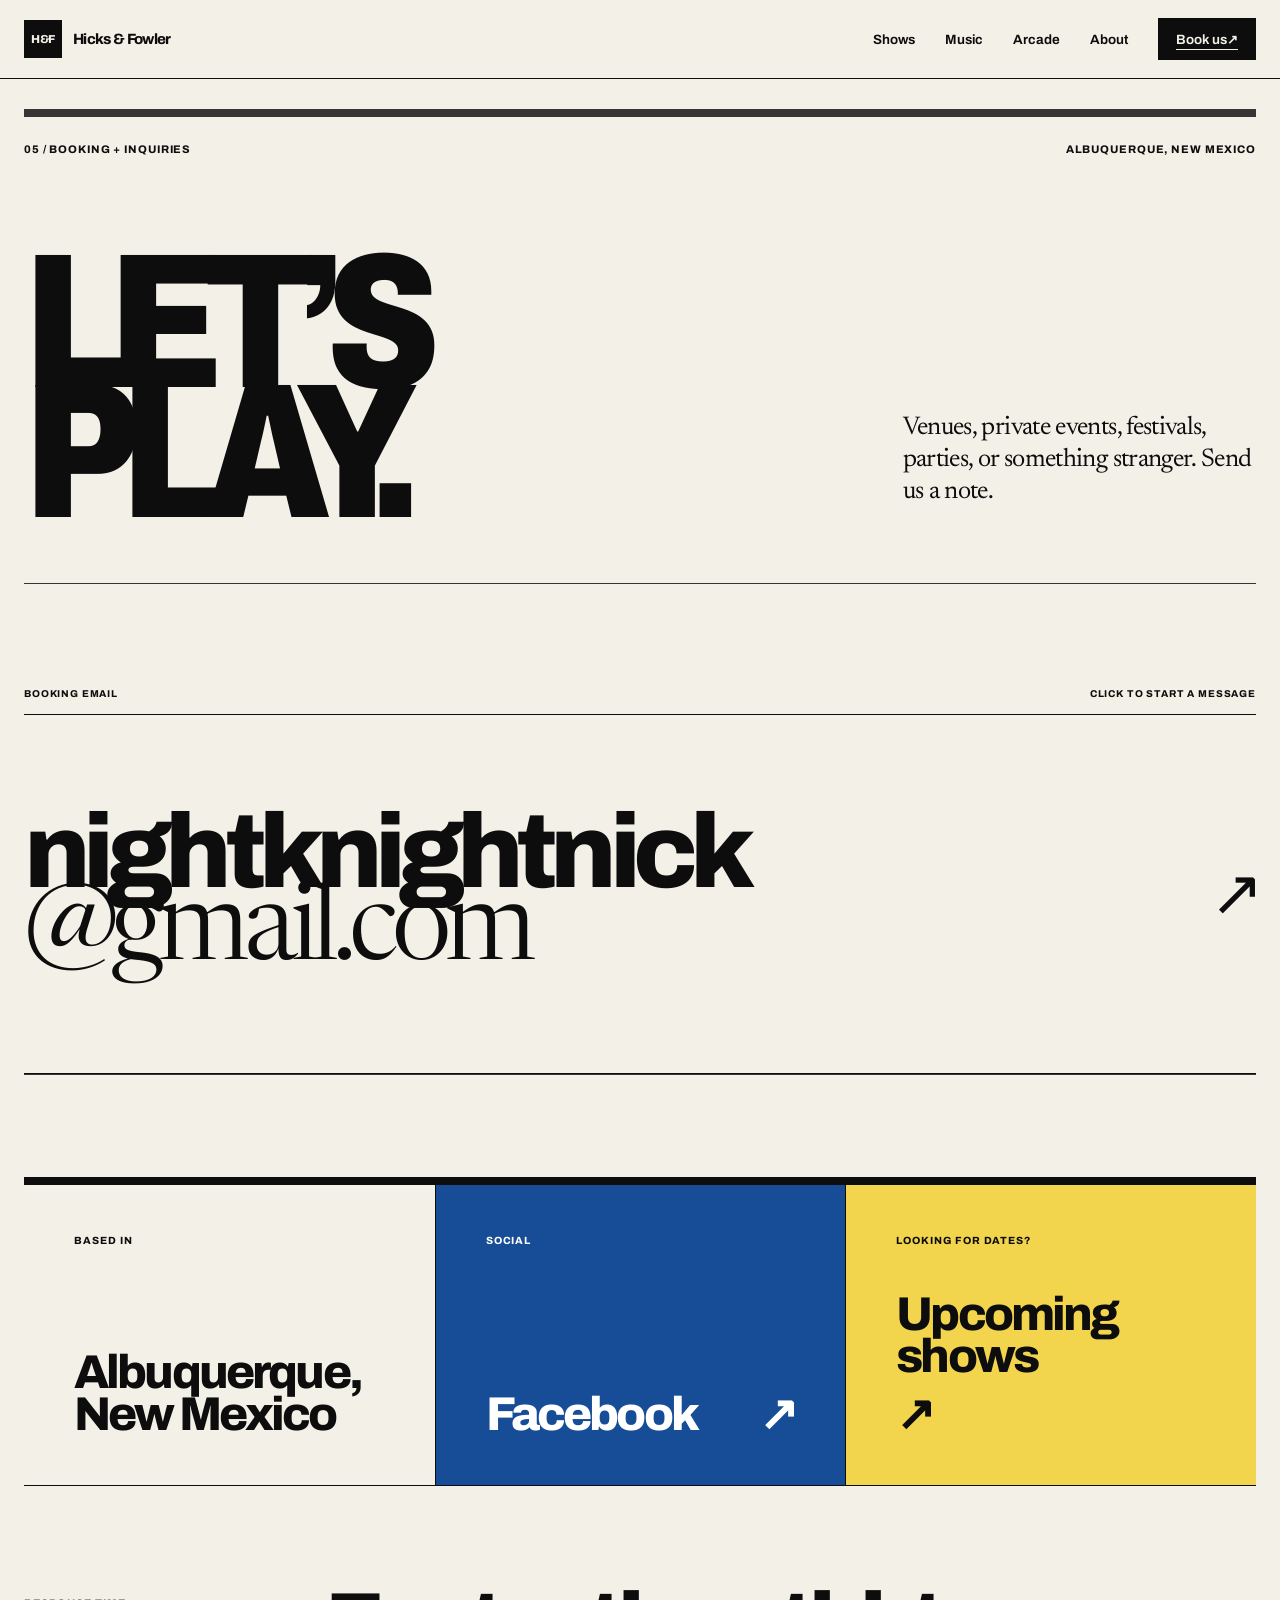
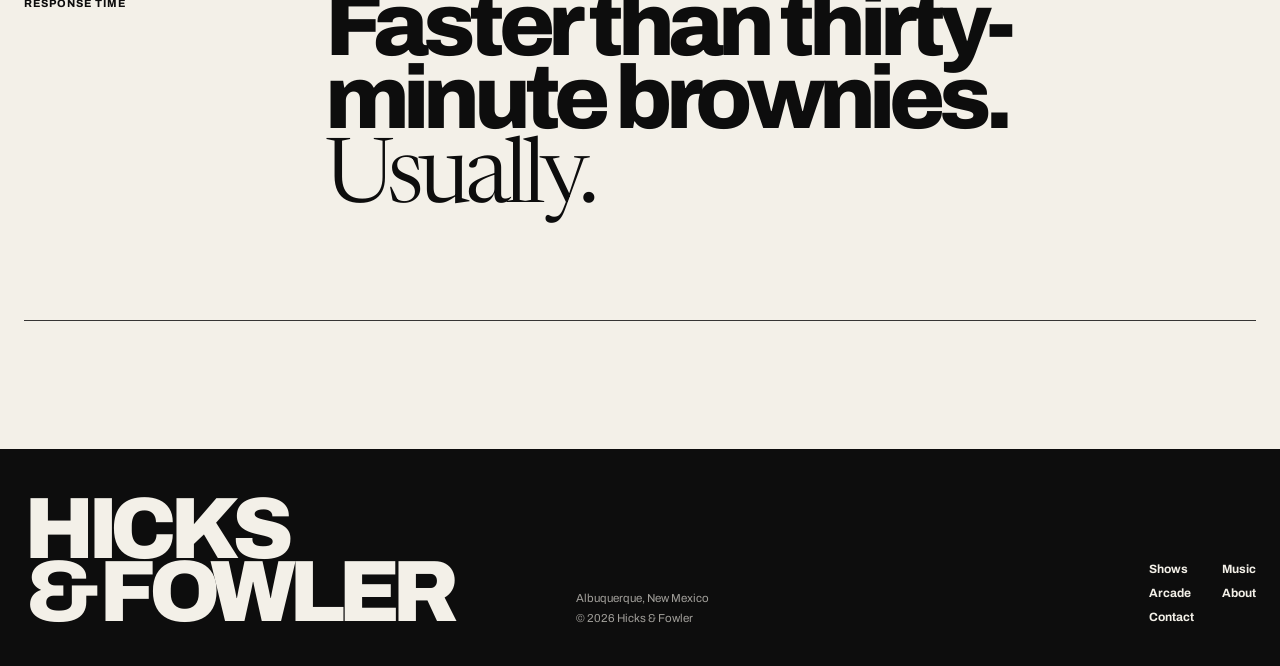
<file: contact.html>
<!doctype html>
<html lang="en">
  <head>
    <title>Contact | Hicks &amp; Fowler</title>
    <meta
      name="description"
      content="Contact Hicks & Fowler for booking, venues, private events, festivals, and general inquiries."
    />
    <meta charset="utf-8" />
    <meta name="viewport" content="width=device-width, initial-scale=1" />
    <meta name="theme-color" content="#f3f0e8" />
    <link rel="icon" href="assets/images/favicon.svg" type="image/svg+xml" />
    <link rel="preconnect" href="https://fonts.googleapis.com" />
    <link rel="preconnect" href="https://fonts.gstatic.com" crossorigin />
    <link
      href="https://fonts.googleapis.com/css2?family=Archivo:wdth,wght@75..125,400..900&family=Instrument+Serif:ital@0;1&family=Newsreader:opsz,wght@6..72,300..600&display=swap"
      rel="stylesheet"
    />
    <link rel="stylesheet" href="assets/css/styles.css?v=20261004-editorial5" />
    <script defer src="assets/js/main.js"></script>
  </head>

  <body class="interior-editorial contact-editorial">
    <header class="site-header editorial-header">
      <div class="wrap nav">
        <a class="brand" href="index.html" aria-label="Hicks & Fowler home">
          <span class="brand-mark">H&amp;F</span>
          <span class="brand-name">Hicks &amp; Fowler</span>
        </a>

        <button
          class="menu-btn"
          type="button"
          aria-expanded="false"
          aria-controls="site-nav"
        >
          <span></span><span></span>
          <span class="sr-only">Toggle navigation</span>
        </button>

        <nav class="nav-links" id="site-nav" aria-label="Primary navigation">
          <a href="shows.html">Shows</a>
          <a href="music.html">Music</a>
          <a href="arcade.html">Arcade</a>
          <a href="about.html">About</a>
          <a href="contact.html" class="nav-cta" aria-current="page"
            >Book us <span aria-hidden="true">↗</span></a
          >
        </nav>
      </div>
    </header>

    <main class="editorial-interior">
      <section class="contact-masthead">
        <div class="wrap editorial-frame">
          <div class="editorial-keyline editorial-keyline-heavy"></div>

          <div class="editorial-meta">
            <span>05 / BOOKING + INQUIRIES</span>
            <span>ALBUQUERQUE, NEW MEXICO</span>
          </div>

          <div class="contact-title-grid">
            <h1>LET’S<br />PLAY.</h1>
            <p class="contact-deck">
              Venues, private events, festivals, parties, or something stranger.
              Send us a note.
            </p>
          </div>

          <div class="editorial-keyline"></div>
        </div>
      </section>

      <section class="contact-primary">
        <div class="wrap editorial-frame">
          <div class="contact-label-row">
            <span>BOOKING EMAIL</span>
            <span>CLICK TO START A MESSAGE</span>
          </div>

          <a
            class="contact-email"
            href="mailto:nightknightnick@gmail.com?subject=Hicks%20%26%20Fowler%20Booking%20Inquiry"
          >
            <span>nightknightnick</span>
            <span>@gmail.com</span>
            <span class="contact-email-arrow" aria-hidden="true">↗</span>
          </a>

          <div class="editorial-keyline"></div>
        </div>
      </section>

      <section class="contact-details">
        <div class="wrap editorial-frame">
          <div class="contact-detail-grid">
            <div class="contact-detail-block">
              <span class="contact-detail-label">BASED IN</span>
              <p>Albuquerque,<br />New Mexico</p>
            </div>

            <div class="contact-detail-block contact-detail-blue">
              <span class="contact-detail-label">SOCIAL</span>
              <a
                href="https://www.facebook.com/hicksphillyfowler"
                target="_blank"
                rel="noopener"
              >
                Facebook <span aria-hidden="true">↗</span>
              </a>
            </div>

            <div class="contact-detail-block contact-detail-yellow">
              <span class="contact-detail-label">LOOKING FOR DATES?</span>
              <a href="shows.html">
                Upcoming shows <span aria-hidden="true">↗</span>
              </a>
            </div>
          </div>

          <div class="contact-closing">
            <span class="contact-closing-label">RESPONSE TIME</span>
            <p>
              Faster than thirty-minute brownies.<br />
              <span class="editorial-serif">Usually.</span>
            </p>
          </div>

          <div class="editorial-keyline"></div>
        </div>
      </section>
    </main>

    <footer class="site-footer editorial-footer">
      <div class="wrap editorial-footer-grid">
        <div class="footer-wordmark">HICKS<br />&amp; FOWLER</div>
        <div class="footer-meta">
          <span>Albuquerque, New Mexico</span>
          <span>© <span data-year></span> Hicks &amp; Fowler</span>
        </div>
        <div class="footer-links">
          <a href="shows.html">Shows</a>
          <a href="music.html">Music</a>
          <a href="arcade.html">Arcade</a>
          <a href="about.html">About</a>
          <a href="contact.html">Contact</a>
        </div>
      </div>
    </footer>
  </body>
</html>
</file>
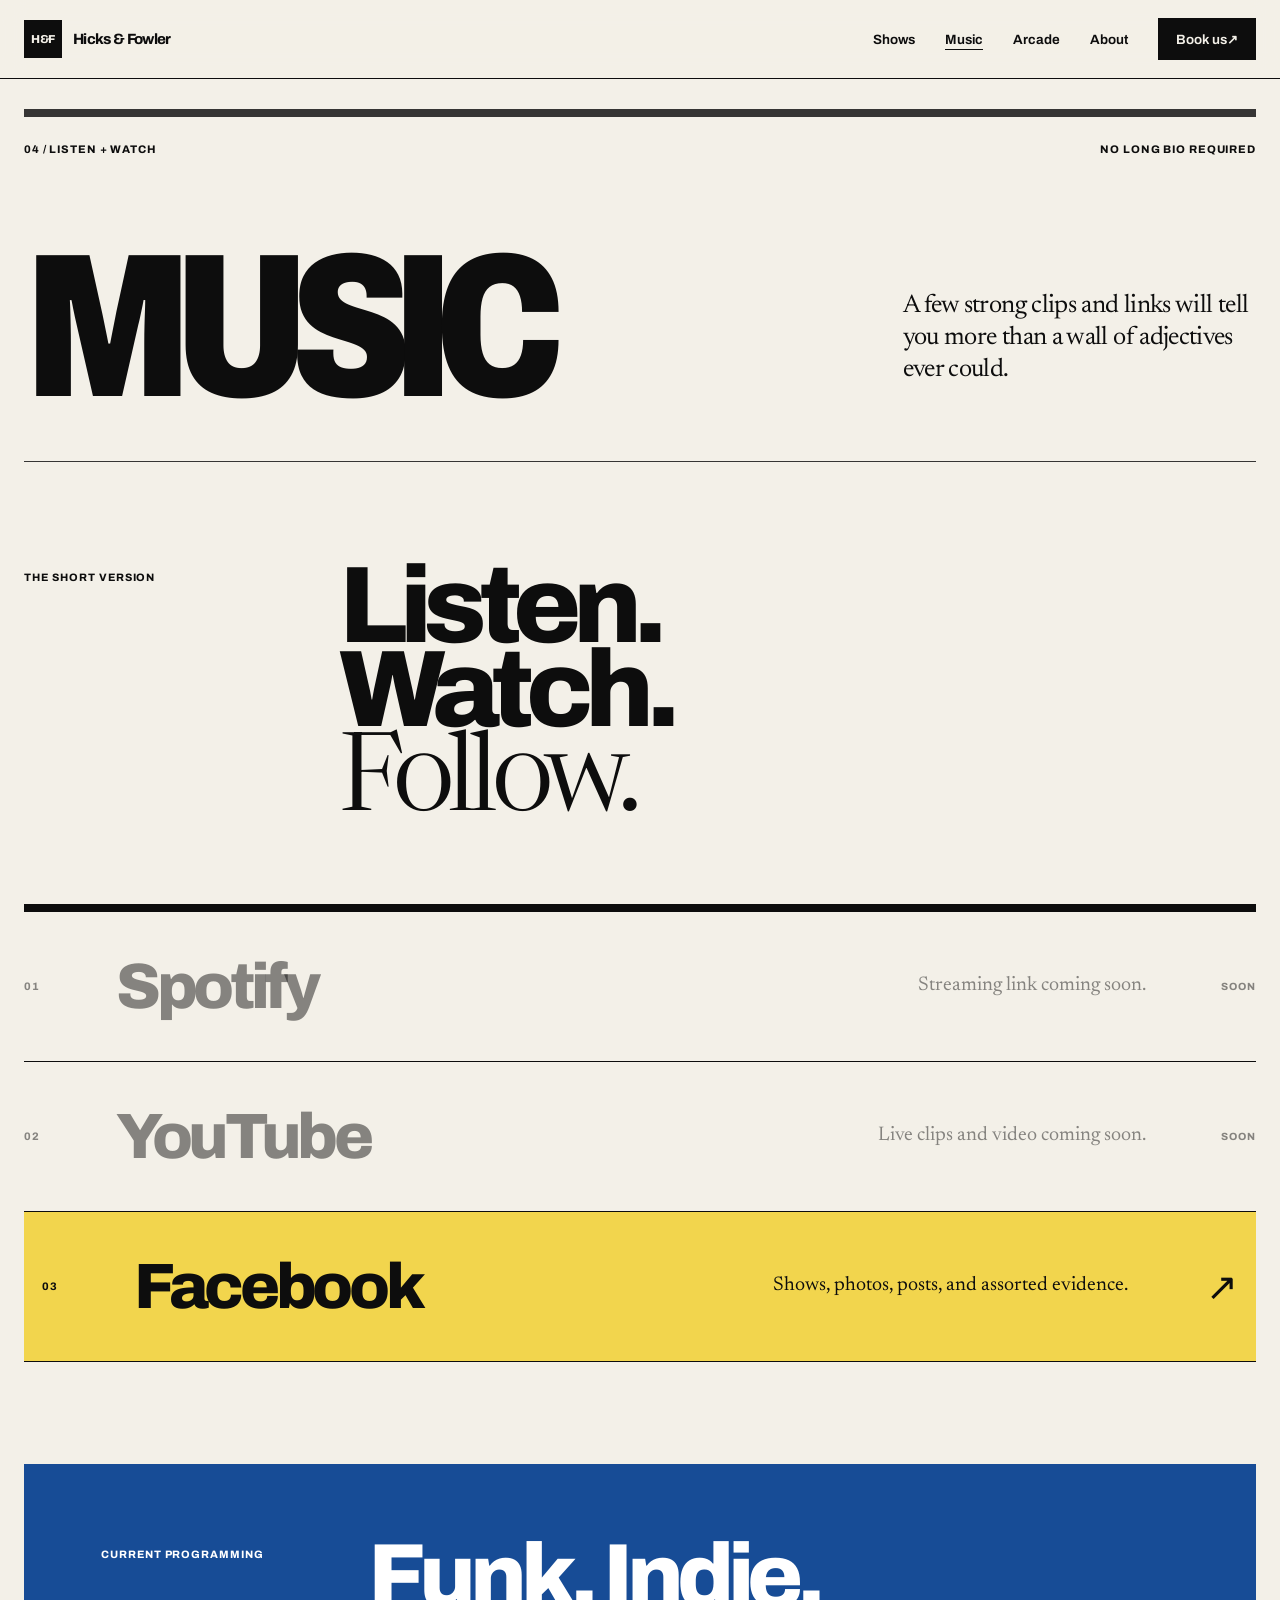
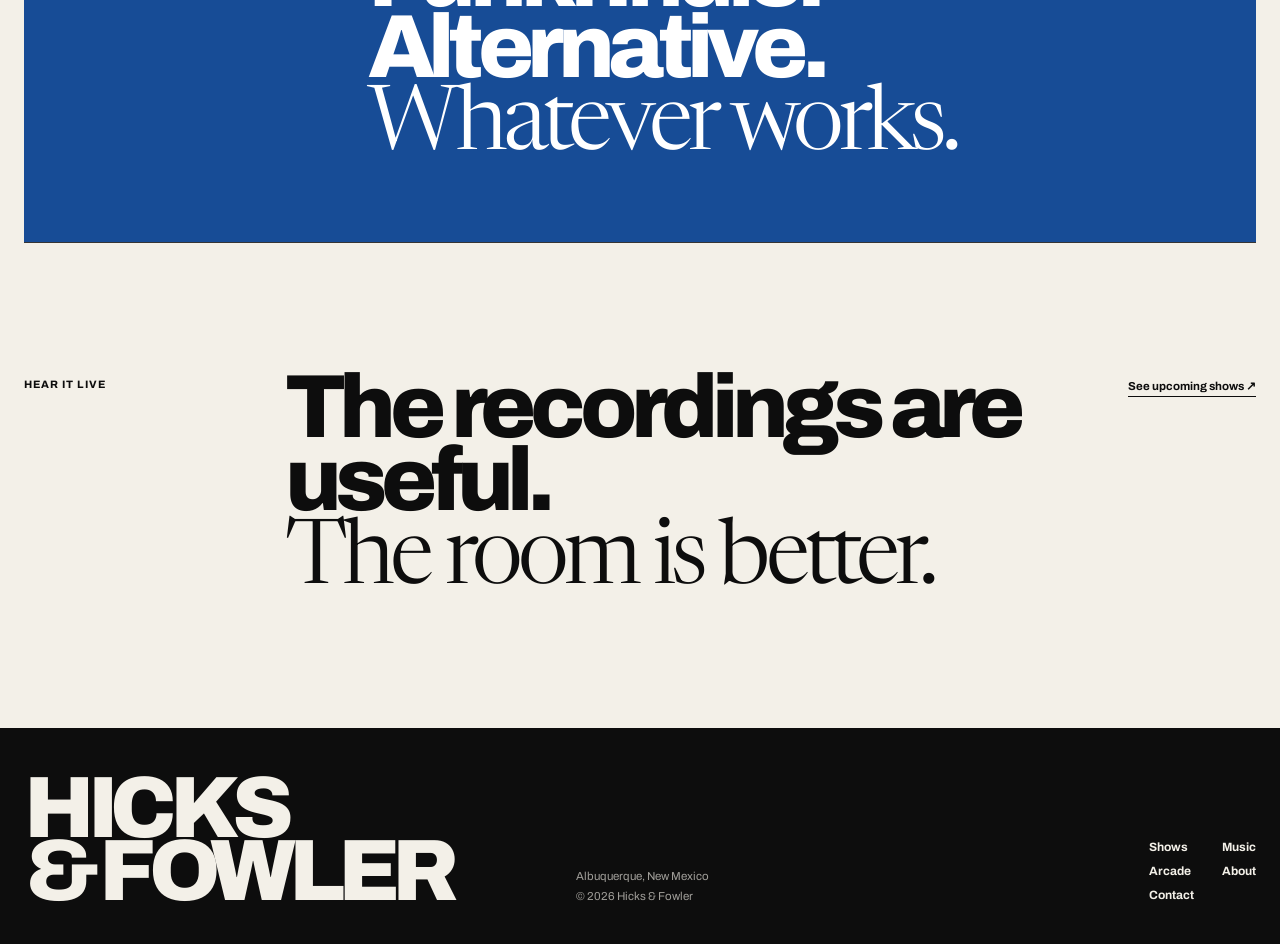
<file: music.html>
<!doctype html>
<html lang="en">
  <head>
    <title>Music | Hicks &amp; Fowler</title>
    <meta
      name="description"
      content="Listen to, watch, and follow Albuquerque band Hicks & Fowler."
    />
    <meta charset="utf-8" />
    <meta name="viewport" content="width=device-width, initial-scale=1" />
    <meta name="theme-color" content="#f3f0e8" />
    <link rel="icon" href="assets/images/favicon.svg" type="image/svg+xml" />
    <link rel="preconnect" href="https://fonts.googleapis.com" />
    <link rel="preconnect" href="https://fonts.gstatic.com" crossorigin />
    <link
      href="https://fonts.googleapis.com/css2?family=Archivo:wdth,wght@75..125,400..900&family=Instrument+Serif:ital@0;1&family=Newsreader:opsz,wght@6..72,300..600&display=swap"
      rel="stylesheet"
    />
    <link rel="stylesheet" href="assets/css/styles.css?v=20261004-editorial4" />
    <script defer src="assets/js/main.js"></script>
  </head>

  <body class="interior-editorial music-editorial">
    <header class="site-header editorial-header">
      <div class="wrap nav">
        <a class="brand" href="index.html" aria-label="Hicks & Fowler home">
          <span class="brand-mark">H&amp;F</span>
          <span class="brand-name">Hicks &amp; Fowler</span>
        </a>

        <button
          class="menu-btn"
          type="button"
          aria-expanded="false"
          aria-controls="site-nav"
        >
          <span></span><span></span>
          <span class="sr-only">Toggle navigation</span>
        </button>

        <nav class="nav-links" id="site-nav" aria-label="Primary navigation">
          <a href="shows.html">Shows</a>
          <a href="music.html" aria-current="page">Music</a>
          <a href="arcade.html">Arcade</a>
          <a href="about.html">About</a>
          <a href="contact.html" class="nav-cta"
            >Book us <span aria-hidden="true">↗</span></a
          >
        </nav>
      </div>
    </header>

    <main class="editorial-interior">
      <section class="music-masthead">
        <div class="wrap editorial-frame">
          <div class="editorial-keyline editorial-keyline-heavy"></div>

          <div class="editorial-meta">
            <span>04 / LISTEN + WATCH</span>
            <span>NO LONG BIO REQUIRED</span>
          </div>

          <div class="music-title-grid">
            <h1>MUSIC</h1>
            <p class="music-deck">
              A few strong clips and links will tell you more than a wall of
              adjectives ever could.
            </p>
          </div>

          <div class="editorial-keyline"></div>
        </div>
      </section>

      <section class="music-directory">
        <div class="wrap editorial-frame">
          <div class="music-intro-grid">
            <p class="music-intro-label">THE SHORT VERSION</p>
            <p class="music-intro-copy">
              Listen.<br />
              Watch.<br />
              <span class="editorial-serif">Follow.</span>
            </p>
          </div>

          <div class="music-link-list">
            <div class="music-link-row music-link-row-muted">
              <span class="music-link-num">01</span>
              <span class="music-link-name">Spotify</span>
              <span class="music-link-desc">Streaming link coming soon.</span>
              <span class="music-link-status">SOON</span>
            </div>

            <div class="music-link-row music-link-row-muted">
              <span class="music-link-num">02</span>
              <span class="music-link-name">YouTube</span>
              <span class="music-link-desc"
                >Live clips and video coming soon.</span
              >
              <span class="music-link-status">SOON</span>
            </div>

            <a
              class="music-link-row music-link-row-accent"
              href="https://www.facebook.com/hicksphillyfowler"
              target="_blank"
              rel="noopener"
            >
              <span class="music-link-num">03</span>
              <span class="music-link-name">Facebook</span>
              <span class="music-link-desc"
                >Shows, photos, posts, and assorted evidence.</span
              >
              <span class="music-link-arrow" aria-hidden="true">↗</span>
            </a>
          </div>

          <div class="music-statement">
            <span class="music-statement-label">CURRENT PROGRAMMING</span>
            <p>
              Funk. Indie. Alternative.<br />
              <span class="editorial-serif">Whatever works.</span>
            </p>
          </div>

          <div class="editorial-keyline"></div>
        </div>
      </section>

      <section class="music-cta">
        <div class="wrap editorial-frame">
          <div class="music-cta-grid">
            <p class="music-cta-label">HEAR IT LIVE</p>
            <p class="music-cta-copy">
              The recordings are useful.<br />
              <span class="editorial-serif">The room is better.</span>
            </p>
            <a class="music-cta-link" href="shows.html">See upcoming shows ↗</a>
          </div>
        </div>
      </section>
    </main>

    <footer class="site-footer editorial-footer">
      <div class="wrap editorial-footer-grid">
        <div class="footer-wordmark">HICKS<br />&amp; FOWLER</div>
        <div class="footer-meta">
          <span>Albuquerque, New Mexico</span>
          <span>© <span data-year></span> Hicks &amp; Fowler</span>
        </div>
        <div class="footer-links">
          <a href="shows.html">Shows</a>
          <a href="music.html">Music</a>
          <a href="arcade.html">Arcade</a>
          <a href="about.html">About</a>
          <a href="contact.html">Contact</a>
        </div>
      </div>
    </footer>
  </body>
</html>
</file>
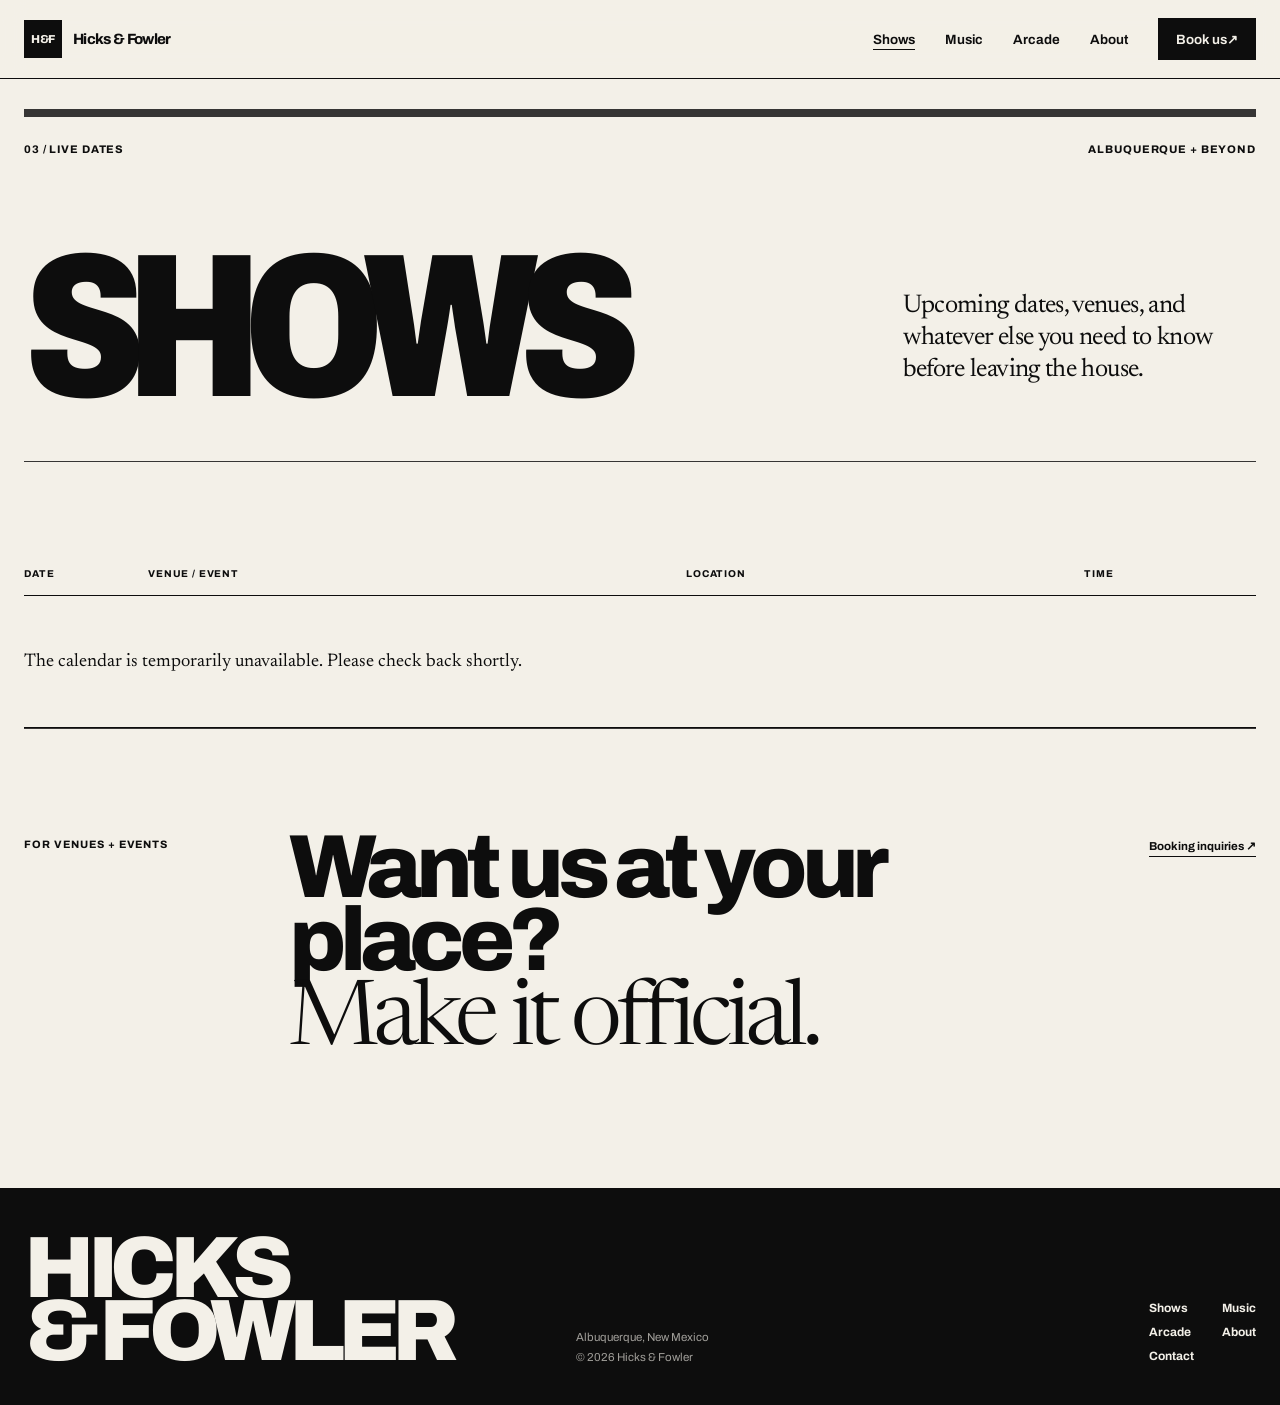
<file: shows.html>
<!doctype html>
<html lang="en">
  <head>
    <title>Shows | Hicks &amp; Fowler</title>
    <meta
      name="description"
      content="Upcoming Hicks & Fowler live shows, venues, and event details."
    />
    <meta charset="utf-8" />
    <meta name="viewport" content="width=device-width, initial-scale=1" />
    <meta name="theme-color" content="#f3f0e8" />
    <link rel="icon" href="assets/images/favicon.svg" type="image/svg+xml" />
    <link rel="preconnect" href="https://fonts.googleapis.com" />
    <link rel="preconnect" href="https://fonts.gstatic.com" crossorigin />
    <link
      href="https://fonts.googleapis.com/css2?family=Archivo:wdth,wght@75..125,400..900&family=Instrument+Serif:ital@0;1&family=Newsreader:opsz,wght@6..72,300..600&display=swap"
      rel="stylesheet"
    />
    <link rel="stylesheet" href="assets/css/styles.css?v=20261004-showsdb1" />
    <script defer src="assets/js/main.js"></script>
    <script defer src="assets/js/shows.js?v=20261004-2"></script>
  </head>

  <body class="interior-editorial shows-editorial">
    <header class="site-header editorial-header">
      <div class="wrap nav">
        <a class="brand" href="index.html" aria-label="Hicks & Fowler home">
          <span class="brand-mark">H&amp;F</span>
          <span class="brand-name">Hicks &amp; Fowler</span>
        </a>

        <button
          class="menu-btn"
          type="button"
          aria-expanded="false"
          aria-controls="site-nav"
        >
          <span></span><span></span>
          <span class="sr-only">Toggle navigation</span>
        </button>

        <nav class="nav-links" id="site-nav" aria-label="Primary navigation">
          <a href="shows.html" aria-current="page">Shows</a>
          <a href="music.html">Music</a>
          <a href="arcade.html">Arcade</a>
          <a href="about.html">About</a>
          <a href="contact.html" class="nav-cta"
            >Book us <span aria-hidden="true">↗</span></a
          >
        </nav>
      </div>
    </header>

    <main class="editorial-interior">
      <section class="shows-masthead">
        <div class="wrap editorial-frame">
          <div class="editorial-keyline editorial-keyline-heavy"></div>

          <div class="editorial-meta">
            <span>03 / LIVE DATES</span>
            <span>ALBUQUERQUE + BEYOND</span>
          </div>

          <div class="shows-title-grid">
            <h1>SHOWS</h1>
            <p class="shows-deck">
              Upcoming dates, venues, and whatever else you need to know before
              leaving the house.
            </p>
          </div>

          <div class="editorial-keyline"></div>
        </div>
      </section>

      <section class="shows-list-section">
        <div class="wrap editorial-frame">
          <div class="shows-list-head" aria-hidden="true">
            <span>DATE</span>
            <span>VENUE / EVENT</span>
            <span>LOCATION</span>
            <span>TIME</span>
            <span></span>
          </div>

          <div id="shows-list" class="shows-dynamic-list" aria-live="polite">
            <div class="shows-loading">
              <span>Checking the calendar…</span>
            </div>
          </div>

          <div class="editorial-keyline"></div>
        </div>
      </section>

      <section class="shows-note-section">
        <div class="wrap editorial-frame">
          <div class="shows-note-grid">
            <p class="shows-note-label">FOR VENUES + EVENTS</p>

            <p class="shows-note-copy">
              Want us at your place?<br />
              <span class="editorial-serif">Make it official.</span>
            </p>

            <a class="shows-note-link" href="contact.html">
              Booking inquiries ↗
            </a>
          </div>
        </div>
      </section>
    </main>

    <footer class="site-footer editorial-footer">
      <div class="wrap editorial-footer-grid">
        <div class="footer-wordmark">HICKS<br />&amp; FOWLER</div>
        <div class="footer-meta">
          <span>Albuquerque, New Mexico</span>
          <span>© <span data-year></span> Hicks &amp; Fowler</span>
        </div>
        <div class="footer-links">
          <a href="shows.html">Shows</a>
          <a href="music.html">Music</a>
          <a href="arcade.html">Arcade</a>
          <a href="about.html">About</a>
          <a href="contact.html">Contact</a>
        </div>
      </div>
    </footer>
  </body>
</html>
</file>
<file: assets/css/styles.css>
:root {
  --navy: #113f83;
  --navy-2: #0d2f67;
  --ink: #15243a;
  --paper: #f4f5f7;
  --paper-2: #e8ebf0;
  --white: #ffffff;
  --accent: #f2d54d;
  --gold: #d4af28;
  --sky: #d8e7f7;
  --muted: #617080;
  --line: rgba(21, 36, 58, .14);
  --shadow: 0 28px 80px rgba(17, 63, 131, .16);
  --radius: 28px;
  --max: 1180px;
}

* { box-sizing: border-box; }
html { scroll-behavior: smooth; }
body {
  margin: 0;
  color: var(--ink);
  background: var(--paper);
  font-family: "Plus Jakarta Sans", system-ui, -apple-system, BlinkMacSystemFont, "Segoe UI", sans-serif;
  -webkit-font-smoothing: antialiased;
}
a { color: inherit; text-decoration: none; }
img { max-width: 100%; display: block; }
button, input, textarea { font: inherit; }
.sr-only {
  position: absolute;
  width: 1px; height: 1px;
  padding: 0; margin: -1px;
  overflow: hidden; clip: rect(0,0,0,0);
  white-space: nowrap; border: 0;
}
.wrap {
  width: min(calc(100% - 36px), var(--max));
  margin: 0 auto;
}
.narrow { max-width: 900px; }
.serif {
  font-family: "Instrument Serif", Georgia, serif;
  font-style: italic;
  font-weight: 400;
}
.eyebrow {
  margin: 0 0 18px;
  color: var(--navy);
  text-transform: uppercase;
  letter-spacing: .13em;
  font-weight: 800;
  font-size: .76rem;
}
.lede {
  max-width: 660px;
  margin: 24px 0 0;
  color: var(--muted);
  font-size: clamp(1.05rem, 1.5vw, 1.23rem);
  line-height: 1.7;
}

.site-header {
  position: sticky;
  top: 0;
  z-index: 20;
  background: rgba(244,245,247,.88);
  border-bottom: 1px solid rgba(21,36,58,.08);
  backdrop-filter: blur(16px);
}
.nav {
  min-height: 82px;
  display: flex;
  align-items: center;
  justify-content: space-between;
  gap: 28px;
}
.brand {
  display: inline-flex;
  align-items: center;
  gap: 12px;
  font-weight: 800;
}
.brand-mark {
  width: 44px;
  height: 44px;
  display: grid;
  place-items: center;
  border-radius: 50%;
  background: var(--navy);
  color: var(--accent);
  font-size: .82rem;
  letter-spacing: -.04em;
}
.brand-name { letter-spacing: -.035em; }
.nav-links {
  display: flex;
  align-items: center;
  gap: 28px;
  font-weight: 700;
  font-size: .93rem;
}
.nav-links a:not(.nav-cta) { opacity: .78; }
.nav-links a:hover { opacity: 1; }
.nav-cta {
  padding: 12px 17px;
  border-radius: 999px;
  background: var(--navy);
  color: var(--white);
}
.menu-btn {
  display: none;
  width: 44px; height: 44px;
  border: 0; border-radius: 50%;
  background: var(--white);
  box-shadow: 0 8px 24px rgba(21,36,58,.08);
}
.menu-btn span:not(.sr-only) {
  display: block;
  width: 18px;
  height: 2px;
  margin: 4px auto;
  background: var(--ink);
}

.hero {
  min-height: 650px;
  display: grid;
  align-items: center;
  padding: 62px 0 54px;
  overflow: hidden;
}
.hero-grid {
  display: grid;
  grid-template-columns: 1.05fr .95fr;
  align-items: center;
  gap: 70px;
}
.hero h1, .page-hero h1 {
  margin: 0;
  font-size: clamp(3.3rem, 7vw, 7rem);
  line-height: .9;
  letter-spacing: -.075em;
  max-width: 760px;
}
.hero .serif, .page-hero .serif {
  color: var(--navy);
  letter-spacing: -.055em;
}
.actions {
  display: flex;
  flex-wrap: wrap;
  gap: 12px;
  margin-top: 34px;
}
.btn {
  min-height: 52px;
  padding: 0 20px;
  border-radius: 999px;
  display: inline-flex;
  align-items: center;
  justify-content: center;
  gap: 10px;
  font-weight: 800;
  border: 1px solid transparent;
}
.btn.primary {
  background: var(--accent);
  color: var(--ink);
  box-shadow: 0 10px 25px rgba(212,175,40,.18);
}
.btn.ghost { border-color: var(--line); background: rgba(255,255,255,.35); }
.btn:hover { transform: translateY(-2px); transition: transform .18s ease; }

.quick-proof {
  display: flex;
  flex-wrap: wrap;
  gap: 16px 24px;
  margin-top: 30px;
  color: var(--muted);
  font-size: .86rem;
  font-weight: 650;
}
.quick-proof span { display: inline-flex; align-items: center; gap: 8px; }
.quick-proof i {
  width: 7px; height: 7px;
  border-radius: 50%;
  background: var(--accent);
  box-shadow: 0 0 0 4px rgba(242,213,77,.22);
}

.hero-art { position: relative; min-height: 510px; }
.poster {
  position: absolute;
  inset: 18px 0 18px 42px;
  overflow: hidden;
  border-radius: var(--radius);
  background: var(--navy);
  box-shadow: var(--shadow);
  color: var(--white);
  isolation: isolate;
}
.poster::after {
  content: "";
  position: absolute;
  inset: 0;
  background:
    linear-gradient(rgba(255,255,255,.05) 1px, transparent 1px),
    linear-gradient(90deg, rgba(255,255,255,.05) 1px, transparent 1px);
  background-size: 50px 50px;
  opacity: .7;
  z-index: -3;
}
.poster-top, .poster-bottom {
  position: absolute;
  left: 34px;
  z-index: 4;
  font-weight: 800;
  letter-spacing: -.07em;
  line-height: .8;
  font-size: clamp(4.2rem, 8vw, 7.5rem);
}
.poster-top { top: 38px; }
.poster-bottom { bottom: 34px; }
.amp {
  position: absolute;
  right: 40px;
  top: 44%;
  transform: translateY(-50%);
  z-index: 5;
  font-family: "Instrument Serif", Georgia, serif;
  font-style: italic;
  font-size: 6rem;
  color: var(--accent);
}
.disc {
  position: absolute;
  width: 250px; height: 250px;
  right: -65px; bottom: 65px;
  border-radius: 50%;
  background:
    radial-gradient(circle at center, var(--accent) 0 11%, var(--paper) 12% 14%, transparent 15%),
    repeating-radial-gradient(circle at center, #0a244e 0 10px, #123f83 11px 20px);
  box-shadow: inset 0 0 0 1px rgba(255,255,255,.15);
  z-index: 1;
}
.ribbon {
  position: absolute;
  width: 500px;
  height: 86px;
  border-radius: 999px;
  transform: rotate(-24deg);
  left: -110px;
}
.ribbon-a { top: 220px; background: var(--accent); z-index: -1; }
.ribbon-b { top: 300px; left: -30px; background: var(--sky); z-index: -2; }
.float-note {
  position: absolute;
  z-index: 7;
  padding: 14px 17px;
  border-radius: 18px;
  background: rgba(255,255,255,.95);
  box-shadow: 0 16px 50px rgba(21,36,58,.15);
  font-weight: 800;
  font-size: .9rem;
}
.float-note small {
  display: block;
  margin-bottom: 3px;
  color: var(--muted);
  font-size: .66rem;
  text-transform: uppercase;
  letter-spacing: .1em;
}
.note-one { left: 0; top: 80px; }
.note-two { right: -14px; bottom: 52px; }

.marquee {
  overflow: hidden;
  background: var(--accent);
  border-block: 1px solid rgba(21,36,58,.1);
}
.marquee-track {
  display: flex;
  width: max-content;
  animation: marquee 500s linear infinite;
}
.marquee span {
  position: relative;
  padding: 16px 32px;
  text-transform: uppercase;
  font-size: .75rem;
  font-weight: 800;
  letter-spacing: .12em;
}
.marquee span::after {
  content: "•";
  position: absolute;
  right: -3px;
}
@keyframes marquee { to { transform: translateX(-50%); } }

.home-links { padding: 54px 0 74px; }
.card-grid {
  display: grid;
  grid-template-columns: repeat(4, 1fr);
  gap: 18px;
}
.feature-card {
  position: relative;
  min-height: 280px;
  padding: 28px;
  border-radius: var(--radius);
  border: 1px solid var(--line);
  background: var(--white);
  overflow: hidden;
  transition: transform .2s ease, box-shadow .2s ease;
}
.feature-card:hover {
  transform: translateY(-4px);
  box-shadow: 0 20px 60px rgba(21,36,58,.10);
}
.feature-card.accent { background: var(--accent); }
.feature-card.dark { background: var(--navy); color: var(--white); }
.card-num {
  display: block;
  margin-bottom: 52px;
  font-size: .72rem;
  font-weight: 800;
  letter-spacing: .12em;
  opacity: .62;
}
.feature-card h2 {
  margin: 0;
  font-size: 2.25rem;
  letter-spacing: -.06em;
}
.feature-card p {
  max-width: 280px;
  color: var(--muted);
  line-height: 1.65;
}
.feature-card.dark p { color: rgba(255,255,255,.7); }
.arrow {
  position: absolute;
  right: 24px;
  bottom: 22px;
  font-size: 1.6rem;
}

.subpage { min-height: calc(100vh - 210px); }
.page-hero { padding: 92px 0 34px; }
.compact-section { padding: 20px 0 78px; }
.empty-state {
  padding: 42px;
  border-radius: var(--radius);
  background: var(--white);
  border: 1px solid var(--line);
}
.empty-state h2 {
  margin: 16px 0 8px;
  font-size: clamp(2rem, 5vw, 3.6rem);
  letter-spacing: -.06em;
}
.empty-state p { margin: 0 0 24px; color: var(--muted); }
.pill {
  display: inline-flex;
  padding: 8px 11px;
  border-radius: 999px;
  background: var(--sky);
  color: var(--navy);
  font-size: .72rem;
  font-weight: 800;
  text-transform: uppercase;
  letter-spacing: .09em;
}
.link-stack { display: grid; gap: 12px; }
.big-link {
  min-height: 112px;
  padding: 24px 28px;
  border-radius: 22px;
  background: var(--white);
  border: 1px solid var(--line);
  display: flex;
  align-items: center;
  justify-content: space-between;
  gap: 24px;
}
.big-link span { font-weight: 800; font-size: 1.25rem; }
.big-link small {
  display: block;
  margin-bottom: 6px;
  color: var(--muted);
  font-size: .68rem;
  text-transform: uppercase;
  letter-spacing: .11em;
}
.big-link b {
  font-size: .72rem;
  color: var(--navy);
  letter-spacing: .08em;
}
.disabled-link { cursor: default; }
.split-copy {
  display: grid;
  grid-template-columns: .85fr 1.15fr;
  gap: 26px;
  align-items: stretch;
}
.quote-card {
  min-height: 260px;
  padding: 34px;
  display: flex;
  align-items: flex-end;
  border-radius: var(--radius);
  background: var(--navy);
  color: var(--accent);
}
.quote-card p {
  margin: 0;
  font-family: "Instrument Serif", Georgia, serif;
  font-style: italic;
  font-size: clamp(2.2rem, 5vw, 4.5rem);
  line-height: .95;
}
.split-copy > div:last-child {
  padding: 32px;
  border-radius: var(--radius);
  background: var(--white);
  border: 1px solid var(--line);
}
.split-copy h2 {
  margin-top: 0;
  font-size: 2rem;
  letter-spacing: -.05em;
}
.split-copy p { color: var(--muted); line-height: 1.75; }
.text-link { color: var(--navy); font-weight: 800; }

.contact-panel {
  display: grid;
  grid-template-columns: 1fr 1fr;
  border: 1px solid var(--line);
  border-radius: var(--radius);
  overflow: hidden;
  background: var(--white);
}
.contact-panel > div {
  min-height: 170px;
  padding: 30px;
  display: flex;
  flex-direction: column;
  justify-content: space-between;
}
.contact-panel > div + div { border-left: 1px solid var(--line); }
.contact-panel small {
  color: var(--muted);
  text-transform: uppercase;
  letter-spacing: .1em;
  font-weight: 800;
  font-size: .68rem;
}
.contact-panel strong {
  font-size: clamp(1.35rem, 3vw, 2.2rem);
  letter-spacing: -.05em;
}
.microcopy { color: var(--muted); font-size: .82rem; line-height: 1.6; }

.site-footer {
  padding: 30px 0;
  border-top: 1px solid var(--line);
  background: var(--paper-2);
}
.footer-inner {
  display: grid;
  grid-template-columns: 1fr auto auto;
  align-items: center;
  gap: 28px;
}
.footer-inner > div:first-child { display: grid; gap: 4px; }
.footer-inner span, .footer-inner small { color: var(--muted); font-size: .78rem; }
.footer-links { display: flex; gap: 20px; font-size: .82rem; font-weight: 700; }

@media (prefers-reduced-motion: reduce) {
  *, *::before, *::after { scroll-behavior: auto !important; animation: none !important; transition: none !important; }
}

@media (max-width: 820px) {
  .nav { min-height: 72px; }
  .menu-btn { display: block; }
  .nav-links {
    position: absolute;
    top: 72px;
    left: 18px;
    right: 18px;
    padding: 18px;
    display: none;
    flex-direction: column;
    align-items: stretch;
    gap: 6px;
    border: 1px solid var(--line);
    border-radius: 20px;
    background: rgba(255,255,255,.98);
    box-shadow: 0 20px 60px rgba(21,36,58,.15);
  }
  .nav-links.open { display: flex; }
  .nav-links a { padding: 12px; }
  .nav-cta { text-align: center; }
  .hero { min-height: auto; padding-top: 50px; }
  .hero-grid { grid-template-columns: 1fr; gap: 34px; }
  .hero-art { min-height: 420px; }
  .poster { inset: 0 10px 0 10px; }
  .note-one { left: -2px; top: 28px; }
  .note-two { right: 0; bottom: 24px; }
  .card-grid { grid-template-columns: 1fr; }
  .feature-card { min-height: 220px; }
  .split-copy { grid-template-columns: 1fr; }
  .contact-panel { grid-template-columns: 1fr; }
  .contact-panel > div + div { border-left: 0; border-top: 1px solid var(--line); }
  .footer-inner { grid-template-columns: 1fr; }
}

@media (max-width: 520px) {
  .wrap { width: min(calc(100% - 24px), var(--max)); }
  .hero h1, .page-hero h1 { font-size: clamp(3.15rem, 16vw, 5rem); }
  .hero-art { min-height: 360px; }
  .poster-top, .poster-bottom { left: 24px; font-size: 3.8rem; }
  .poster-top { top: 30px; }
  .poster-bottom { bottom: 28px; }
  .amp { right: 25px; font-size: 4.5rem; }
  .disc { width: 190px; height: 190px; right: -50px; bottom: 72px; }
  .float-note { font-size: .76rem; }
  .page-hero { padding-top: 70px; }
  .empty-state { padding: 28px; }
}


/* About page */
.about-hero { padding-bottom: 24px; }
.about-section { padding-top: 4px; }
.bio-card {
  position: relative;
  padding: 42px 44px 28px;
  border-radius: var(--radius);
  background: var(--white);
  border: 1px solid var(--line);
  box-shadow: 0 22px 70px rgba(21,36,58,.08);
  overflow: hidden;
}
.bio-card::before {
  content: "";
  position: absolute;
  width: 220px;
  height: 220px;
  top: -110px;
  right: -85px;
  border-radius: 50%;
  background: var(--accent);
  opacity: .95;
}
.bio-stamp {
  position: relative;
  z-index: 1;
  display: inline-flex;
  align-items: baseline;
  gap: 10px;
  margin-bottom: 24px;
  color: var(--navy);
}
.bio-stamp span {
  font-size: 1.3rem;
  font-weight: 800;
  letter-spacing: -.05em;
}
.bio-stamp small {
  padding: 6px 9px;
  border-radius: 999px;
  background: var(--sky);
  font-size: .62rem;
  font-weight: 800;
  letter-spacing: .1em;
}
.bio-copy {
  position: relative;
  z-index: 1;
  columns: 2;
  column-gap: 46px;
}
.bio-copy p {
  break-inside: avoid;
  margin: 0 0 20px;
  color: var(--ink);
  font-size: 1rem;
  line-height: 1.78;
}
.bio-copy p:first-child::first-letter {
  float: left;
  margin: 8px 7px 0 0;
  color: var(--navy);
  font-family: "Instrument Serif", Georgia, serif;
  font-size: 4rem;
  font-style: italic;
  line-height: .68;
}
.bio-foot {
  position: relative;
  z-index: 1;
  margin-top: 14px;
  padding-top: 20px;
  border-top: 1px solid var(--line);
  display: flex;
  justify-content: space-between;
  gap: 18px;
  color: var(--muted);
  font-size: .76rem;
  font-weight: 700;
}
.bio-foot a {
  color: var(--navy);
}

@media (max-width: 700px) {
  .bio-card { padding: 30px 26px 24px; }
  .bio-copy { columns: 1; }
  .bio-foot { flex-direction: column; }
}


/* About page archival image */
.bio-image {
  position: relative;
  z-index: 1;
  margin: 0 0 30px;
}
.bio-image img {
  display: block;
  width: 100%;
  height: auto;
  aspect-ratio: 1586 / 992;
  object-fit: cover;
  border-radius: 20px;
  border: 1px solid var(--line);
  box-shadow: 0 18px 50px rgba(21,36,58,.10);
}
.bio-image figcaption {
  margin-top: 9px;
  color: var(--muted);
  font-size: .72rem;
  font-weight: 700;
  letter-spacing: .02em;
}

@media (max-width: 700px) {
  .bio-image { margin-bottom: 24px; }
  .bio-image img { border-radius: 16px; }
}


/* H&F Arcade */
.arcade-card {
  background: #101722;
  color: var(--accent);
  background-image:
    linear-gradient(rgba(242,213,77,.045) 1px, transparent 1px),
    linear-gradient(90deg, rgba(242,213,77,.045) 1px, transparent 1px);
  background-size: 18px 18px;
}
.arcade-card p { color: rgba(255,255,255,.68); }
.arcade-page { background: #0b111a; color: #f7f0dc; }
.arcade-hero { padding-bottom: 34px; }
.arcade-hero .eyebrow { color: var(--accent); }
.arcade-hero .serif { color: var(--accent); }
.arcade-hero .lede { color: rgba(247,240,220,.68); }
.arcade-section { padding: 0 0 76px; }
.arcade-switcher {
  width: fit-content;
  max-width: 100%;
  margin: 0 auto 20px;
  padding: 5px;
  display: flex;
  flex-wrap: wrap;
  justify-content: center;
  gap: 5px;
  border: 1px solid rgba(242,213,77,.26);
  border-radius: 999px;
  background: rgba(255,255,255,.04);
}
.arcade-tab {
  min-height: 44px;
  padding: 0 18px;
  border: 0;
  border-radius: 999px;
  background: transparent;
  color: rgba(247,240,220,.62);
  font-family: "DM Mono", monospace;
  font-weight: 500;
  cursor: pointer;
}
.arcade-tab.is-active {
  background: var(--accent);
  color: #101722;
}
.arcade-tab:focus-visible,
.pixel-btn:focus-visible,
.mini-control:focus-visible,
.initials-form input:focus-visible,
#brick-canvas:focus-visible,
#pong-canvas:focus-visible,
#snake-canvas:focus-visible,
#invaders-canvas:focus-visible,
#tank-canvas:focus-visible {
  outline: 3px solid var(--accent);
  outline-offset: 3px;
}
.game-panel[hidden] { display: none !important; }
.game-layout {
  display: grid;
  grid-template-columns: minmax(0, 1fr) 260px;
  gap: 18px;
  align-items: start;
}
.game-cabinet,
.scoreboard,
.high-score-entry {
  border: 1px solid rgba(242,213,77,.24);
  background: #111a26;
  box-shadow: 0 28px 80px rgba(0,0,0,.28);
}
.game-cabinet {
  padding: 18px;
  border-radius: 26px;
}
.cabinet-topline {
  min-height: 60px;
  padding: 2px 4px 14px;
  display: flex;
  align-items: flex-end;
  justify-content: space-between;
  gap: 18px;
  font-family: "DM Mono", monospace;
}
.cabinet-topline > div:first-child { display: grid; gap: 4px; }
.cabinet-topline small,
.scoreboard-head span {
  color: var(--accent);
  font-size: .64rem;
  letter-spacing: .13em;
}
.cabinet-topline strong { font-size: 1rem; letter-spacing: .08em; }
.game-stats { display: flex; flex-wrap: wrap; justify-content: flex-end; gap: 12px 20px; }
.game-stats span { color: rgba(247,240,220,.55); font-size: .66rem; letter-spacing: .06em; }
.game-stats b { color: #fff; font-weight: 500; }
.screen-shell {
  position: relative;
  overflow: hidden;
  border: 1px solid rgba(242,213,77,.28);
  border-radius: 17px;
  background: #05090d;
}
.screen-shell::after {
  content: "";
  position: absolute;
  inset: 0;
  z-index: 3;
  pointer-events: none;
  background: repeating-linear-gradient(to bottom, rgba(255,255,255,.025) 0 1px, transparent 1px 4px);
  mix-blend-mode: screen;
}
#brick-canvas,
#pong-canvas,
#snake-canvas,
#invaders-canvas,
#tank-canvas {
  width: 100%;
  height: auto;
  display: block;
  aspect-ratio: 760 / 520;
  background: #05090d;
  touch-action: none;
  cursor: crosshair;
}
.screen-overlay {
  position: absolute;
  inset: 0;
  z-index: 4;
  padding: 26px;
  display: flex;
  flex-direction: column;
  align-items: center;
  justify-content: center;
  gap: 12px;
  text-align: center;
  background: rgba(5,9,13,.82);
  backdrop-filter: blur(4px);
  font-family: "DM Mono", monospace;
}
.screen-overlay[hidden] { display: none; }
.screen-overlay strong {
  color: var(--accent);
  font-size: clamp(1.4rem, 4vw, 2.8rem);
  letter-spacing: .08em;
}
.screen-overlay span { max-width: 420px; color: rgba(247,240,220,.72); font-size: .8rem; line-height: 1.6; }
.pixel-btn,
.mini-control {
  border: 1px solid rgba(242,213,77,.5);
  font-family: "DM Mono", monospace;
  font-weight: 500;
  cursor: pointer;
}
.pixel-btn {
  min-height: 46px;
  padding: 0 18px;
  margin-top: 8px;
  background: var(--accent);
  color: #101722;
  box-shadow: 4px 4px 0 #725f07;
}
.pixel-btn:active { transform: translate(2px,2px); box-shadow: 2px 2px 0 #725f07; }
.cabinet-controls {
  padding: 14px 4px 0;
  display: flex;
  align-items: center;
  justify-content: space-between;
  gap: 14px;
  color: rgba(247,240,220,.5);
  font-family: "DM Mono", monospace;
  font-size: .62rem;
  letter-spacing: .04em;
}
.cabinet-controls > div { display: flex; gap: 7px; }
.mini-control {
  min-height: 36px;
  padding: 0 10px;
  border-radius: 6px;
  background: transparent;
  color: rgba(247,240,220,.78);
}
.mini-control:hover { color: var(--accent); border-color: var(--accent); }
.scoreboard {
  min-height: 354px;
  padding: 24px 22px;
  border-radius: 22px;
  font-family: "DM Mono", monospace;
}
.scoreboard-head { padding-bottom: 18px; border-bottom: 1px dashed rgba(242,213,77,.24); }
.scoreboard-head h2 { margin: 6px 0 0; color: #fff; font-size: 2rem; letter-spacing: -.06em; }
.score-list { margin: 0; padding: 13px 0 0; list-style: none; counter-reset: scores; }
.score-list li {
  min-height: 58px;
  display: grid;
  grid-template-columns: 28px 1fr auto;
  align-items: center;
  gap: 10px;
  border-bottom: 1px solid rgba(255,255,255,.07);
}
.score-list li > span { color: rgba(247,240,220,.34); font-size: .7rem; }
.score-list li > b { color: var(--accent); letter-spacing: .12em; font-weight: 500; }
.score-list li > strong { color: #fff; font-weight: 500; font-size: .88rem; }
.score-status { min-height: 34px; margin: 15px 0 0; color: rgba(247,240,220,.6); font-size: .66rem; line-height: 1.5; }
.score-footnote { margin: 12px 0 0; color: rgba(247,240,220,.3); font-size: .55rem; line-height: 1.5; }
.high-score-entry {
  max-width: 760px;
  margin: 20px auto 0;
  padding: 24px;
  border-radius: 22px;
  display: grid;
  grid-template-columns: .8fr 1.2fr;
  gap: 28px;
  align-items: center;
  font-family: "DM Mono", monospace;
}
.high-score-entry[hidden] { display: none; }
.high-score-copy { display: grid; gap: 7px; }
.high-score-copy .blink { color: var(--accent); font-size: .72rem; letter-spacing: .12em; animation: arcadeBlink 1s steps(2,end) infinite; }
.high-score-copy strong { font-size: 2.2rem; color: #fff; }
.high-score-copy p { margin: 0; color: rgba(247,240,220,.5); font-size: .67rem; line-height: 1.5; }
.initials-form label { display: block; margin-bottom: 8px; color: rgba(247,240,220,.72); font-size: .66rem; letter-spacing: .1em; }
.initials-row { display: flex; gap: 10px; align-items: stretch; }
.initials-form input {
  width: 148px;
  min-width: 0;
  border: 1px solid rgba(242,213,77,.5);
  border-radius: 0;
  background: #05090d;
  color: var(--accent);
  font: 500 1.8rem/1 "DM Mono", monospace;
  letter-spacing: .28em;
  text-align: center;
  text-transform: uppercase;
}
.initials-form small { display: block; margin-top: 8px; color: rgba(247,240,220,.35); font-size: .58rem; }
.submit-status { min-height: 18px; margin: 8px 0 0; color: var(--accent); font-size: .62rem; }
@keyframes arcadeBlink { 50% { opacity: .28; } }

@media (max-width: 980px) {
  .card-grid { grid-template-columns: repeat(2, 1fr); }
  .game-layout { grid-template-columns: 1fr; }
  .scoreboard { min-height: auto; }
  .score-list { display: grid; grid-template-columns: repeat(3, 1fr); gap: 8px; }
  .score-list li { min-height: 72px; grid-template-columns: 1fr; gap: 4px; padding: 8px; border: 1px solid rgba(255,255,255,.07); }
}
@media (max-width: 700px) {
  .arcade-hero { padding-top: 66px; }
  .arcade-switcher { width: 100%; border-radius: 18px; }
  .arcade-tab { flex: 1 1 calc(50% - 5px); padding-inline: 10px; font-size: .72rem; }
  .game-cabinet { padding: 10px; border-radius: 18px; }
  .cabinet-topline { align-items: flex-start; flex-direction: column; }
  .game-stats { justify-content: flex-start; }
  .cabinet-controls { align-items: flex-start; flex-direction: column; }
  .score-list { grid-template-columns: 1fr; }
  .score-list li { grid-template-columns: 28px 1fr auto; min-height: 52px; border-width: 0 0 1px; padding: 0; }
  .high-score-entry { grid-template-columns: 1fr; gap: 18px; }
  .initials-row { flex-direction: column; }
  .initials-form input { width: 100%; min-height: 54px; }
}
@media (max-width: 520px) {
  .card-grid { grid-template-columns: 1fr; }
  .screen-overlay { padding: 16px; }
  .cabinet-controls > div { width: 100%; }
  .mini-control { flex: 1; }
}


/* ==========================================================================
   Hicks & Fowler editorial homepage
   Altruist-inspired direction: oversized grotesk typography, editorial serif,
   keylines, asymmetric modular blocks, black/white foundation + H&F accents.
   Scoped to .home-editorial so the rest of the site remains unchanged.
   ========================================================================== */

.home-editorial {
  --editorial-paper: #f3f0e8;
  --editorial-ink: #0d0d0d;
  --editorial-yellow: #f2d54d;
  --editorial-blue: #174c96;
  --editorial-soft-blue: #dbe8f5;
  --editorial-line: rgba(13,13,13,.82);
  --editorial-muted: #5e5d59;
  --editorial-max: 1360px;
  margin: 0;
  background: var(--editorial-paper);
  color: var(--editorial-ink);
  font-family: "Archivo", "Helvetica Neue", Arial, sans-serif;
}

.home-editorial .wrap {
  width: min(calc(100% - 48px), var(--editorial-max));
}

.home-editorial .site-header {
  position: sticky;
  top: 0;
  z-index: 30;
  background: rgba(243,240,232,.96);
  border: 0;
  border-bottom: 1px solid var(--editorial-ink);
  backdrop-filter: blur(12px);
}

.home-editorial .nav {
  min-height: 78px;
}

.home-editorial .brand {
  gap: 11px;
  color: var(--editorial-ink);
  font-weight: 750;
  letter-spacing: -.045em;
}

.home-editorial .brand-mark {
  width: 38px;
  height: 38px;
  border-radius: 0;
  background: var(--editorial-ink);
  color: var(--editorial-paper);
  font-family: "Archivo", sans-serif;
  font-size: .72rem;
  font-weight: 800;
  letter-spacing: -.04em;
}

.home-editorial .brand-name {
  font-size: .93rem;
  letter-spacing: -.045em;
}

.home-editorial .nav-links {
  gap: 30px;
  color: var(--editorial-ink);
  font-size: .84rem;
  font-weight: 650;
}

.home-editorial .nav-links a:not(.nav-cta) {
  opacity: 1;
  position: relative;
}

.home-editorial .nav-links a:not(.nav-cta)::after {
  content: "";
  position: absolute;
  left: 0;
  right: 100%;
  bottom: -4px;
  height: 1px;
  background: currentColor;
  transition: right .2s ease;
}

@media (hover:hover) and (pointer:fine) {
  .home-editorial .nav-links a:not(.nav-cta):hover::after { right: 0; }
}

.home-editorial .nav-cta {
  min-height: 42px;
  padding: 0 18px;
  border-radius: 0;
  display: inline-flex;
  align-items: center;
  background: var(--editorial-ink);
  color: var(--editorial-paper);
}

.home-editorial .menu-btn {
  border-radius: 0;
  background: var(--editorial-ink);
  box-shadow: none;
}

.home-editorial .menu-btn span:not(.sr-only) { background: var(--editorial-paper); }

.editorial-home {
  overflow: clip;
}

.editorial-frame {
  position: relative;
}

.editorial-keyline {
  width: 100%;
  height: 1px;
  background: var(--editorial-line);
}

.editorial-keyline-heavy {
  height: 8px;
}

.editorial-hero {
  padding: 30px 0 0;
}

.editorial-meta {
  min-height: 64px;
  display: flex;
  justify-content: space-between;
  align-items: center;
  gap: 20px;
  font-size: .69rem;
  font-weight: 750;
  letter-spacing: .08em;
  text-transform: uppercase;
}

.editorial-title-lockup {
  padding: clamp(32px, 5vw, 72px) 0 clamp(28px, 4vw, 56px);
}

.editorial-title-lockup h1 {
  margin: 0;
  display: grid;
  color: var(--editorial-ink);
  font-family: "Archivo", "Helvetica Neue", Arial, sans-serif;
  font-size: clamp(5.25rem, 13.2vw, 12.9rem);
  font-stretch: 82%;
  font-weight: 850;
  line-height: .72;
  letter-spacing: -.095em;
  text-transform: uppercase;
}

.editorial-title-lockup h1 span:last-child {
  padding-left: 8.4vw;
}

.editorial-hero-bottom {
  display: grid;
  grid-template-columns: minmax(0, 1.08fr) minmax(320px, .92fr);
  gap: 44px;
  min-height: 210px;
  align-items: center;
}

.editorial-tagline {
  padding: 30px 0;
}

.editorial-serif {
  font-family: "Newsreader", "Instrument Serif", Georgia, serif;
  font-weight: 400;
  font-style: normal;
  letter-spacing: -.055em;
}

.editorial-tagline .editorial-serif {
  display: block;
  font-size: clamp(4rem, 8.4vw, 8.6rem);
  line-height: .76;
}

.editorial-intro {
  max-width: 560px;
  padding: 34px 0 34px 10%;
  border-left: 1px solid var(--editorial-line);
}

.editorial-intro p {
  margin: 0;
  max-width: 520px;
  font-size: clamp(1.08rem, 1.7vw, 1.5rem);
  font-weight: 475;
  line-height: 1.45;
  letter-spacing: -.025em;
}

.editorial-actions {
  display: flex;
  flex-wrap: wrap;
  gap: 8px;
  margin-top: 26px;
}

.editorial-button {
  min-height: 50px;
  padding: 0 18px;
  border: 1px solid var(--editorial-ink);
  display: inline-flex;
  align-items: center;
  gap: 24px;
  background: transparent;
  color: var(--editorial-ink);
  font-size: .78rem;
  font-weight: 700;
  letter-spacing: -.01em;
}

.editorial-button-dark {
  background: var(--editorial-ink);
  color: var(--editorial-paper);
}

@media (hover:hover) and (pointer:fine) {
  .editorial-button:hover {
    background: var(--editorial-yellow);
    color: var(--editorial-ink);
  }
}

.editorial-visual {
  position: relative;
  min-height: clamp(360px, 43vw, 600px);
  margin: 0 0 0 16%;
  display: grid;
  grid-template-columns: 1.12fr .88fr;
  grid-template-rows: 1fr .82fr;
  overflow: hidden;
  background: var(--editorial-ink);
}

.visual-black,
.visual-yellow,
.visual-blue {
  position: relative;
  overflow: hidden;
}

.visual-black {
  grid-row: 1 / 3;
  padding: clamp(24px, 4vw, 56px);
  background: var(--editorial-ink);
  color: var(--editorial-paper);
  display: flex;
  flex-direction: column;
  justify-content: space-between;
}

.visual-small {
  font-size: .7rem;
  font-weight: 750;
  letter-spacing: .09em;
}

.visual-black strong {
  font-size: clamp(5rem, 12vw, 11.5rem);
  font-weight: 850;
  line-height: .68;
  letter-spacing: -.095em;
  writing-mode: vertical-rl;
  transform: rotate(180deg);
}

.visual-yellow {
  padding: clamp(20px, 3vw, 38px);
  background: var(--editorial-yellow);
  color: var(--editorial-ink);
  display: flex;
  flex-direction: column;
  justify-content: flex-end;
  gap: 1px;
  font-size: clamp(2rem, 4.4vw, 5rem);
  font-weight: 820;
  line-height: .82;
  letter-spacing: -.075em;
}

.visual-blue {
  padding: clamp(20px, 3vw, 38px);
  background: var(--editorial-blue);
  color: #fff;
  display: grid;
  grid-template-columns: auto 1fr;
  align-items: end;
  gap: 18px;
}

.visual-blue .visual-serif {
  color: #fff;
  font-size: clamp(5rem, 9vw, 9rem);
  line-height: .68;
}

.visual-blue strong {
  font-size: clamp(1.6rem, 3.6vw, 4rem);
  line-height: .82;
  letter-spacing: -.065em;
}

.visual-disc {
  position: absolute;
  width: clamp(150px, 22vw, 310px);
  aspect-ratio: 1;
  right: 18%;
  top: 50%;
  transform: translate(50%, -50%);
  border-radius: 50%;
  background:
    repeating-radial-gradient(circle at center,
      var(--editorial-ink) 0 9px,
      #252525 10px 18px);
  border: 2px solid var(--editorial-paper);
  box-shadow: 0 0 0 12px rgba(243,240,232,.12);
  z-index: 3;
}

.visual-disc::before {
  content: "";
  position: absolute;
  inset: 42%;
  border-radius: 50%;
  background: var(--editorial-yellow);
  box-shadow: 0 0 0 8px var(--editorial-paper);
}

.visual-disc i {
  position: absolute;
  width: 38%;
  height: 3px;
  right: -25%;
  top: 50%;
  background: var(--editorial-paper);
  transform: rotate(-32deg);
  transform-origin: left center;
}

.editorial-facts {
  min-height: 66px;
  display: grid;
  grid-template-columns: repeat(3, 1fr);
  align-items: center;
  font-size: .67rem;
  font-weight: 750;
  letter-spacing: .075em;
}

.editorial-facts span + span {
  border-left: 1px solid var(--editorial-line);
  padding-left: 24px;
}

.home-editorial .marquee {
  border: 0;
  border-bottom: 1px solid var(--editorial-ink);
  background: var(--editorial-yellow);
  color: var(--editorial-ink);
}

.home-editorial .marquee-track {
  animation: marquee 500s linear infinite;
}

.home-editorial .marquee span {
  padding: 17px 28px;
  font-family: "Archivo", sans-serif;
  font-size: .67rem;
  font-weight: 750;
  letter-spacing: .075em;
}

.editorial-directory {
  padding: clamp(70px, 9vw, 132px) 0;
}

.directory-head {
  display: grid;
  grid-template-columns: .34fr 1fr;
  gap: 40px;
  align-items: end;
  padding-bottom: clamp(42px, 5vw, 72px);
}

.directory-kicker {
  margin: 0 0 8px;
  font-size: .68rem;
  font-weight: 750;
  letter-spacing: .09em;
}

.directory-head h2 {
  margin: 0;
  font-family: "Archivo", sans-serif;
  font-size: clamp(4.25rem, 8.2vw, 8.4rem);
  line-height: .8;
  letter-spacing: -.075em;
  font-weight: 820;
}

.directory-head .editorial-serif {
  font-size: 1.06em;
  font-weight: 350;
}

.directory-list {
  border-top: 8px solid var(--editorial-ink);
}

.directory-row {
  min-height: 130px;
  display: grid;
  grid-template-columns: 72px minmax(220px, .9fr) minmax(280px, 1.2fr) 70px;
  align-items: center;
  gap: 20px;
  border-bottom: 1px solid var(--editorial-ink);
  color: var(--editorial-ink);
  transition: background .18s ease, color .18s ease;
}

.directory-num {
  font-size: .7rem;
  font-weight: 750;
  letter-spacing: .08em;
}

.directory-name {
  font-size: clamp(2.25rem, 4.7vw, 5rem);
  font-weight: 800;
  letter-spacing: -.065em;
  line-height: .9;
}

.directory-desc {
  max-width: 470px;
  justify-self: end;
  font-family: "Newsreader", Georgia, serif;
  font-size: clamp(1.05rem, 1.5vw, 1.35rem);
  line-height: 1.3;
}

.directory-arrow {
  justify-self: end;
  font-size: clamp(1.9rem, 3vw, 3rem);
}

.directory-row-accent {
  background: var(--editorial-yellow);
  padding-inline: 18px;
}

.directory-row-dark {
  padding-inline: 18px;
  background: var(--editorial-ink);
  color: var(--editorial-paper);
}

@media (hover:hover) and (pointer:fine) {
  .directory-row:not(.directory-row-dark):hover {
    background: var(--editorial-soft-blue);
  }
  .directory-row-dark:hover {
    background: var(--editorial-blue);
  }
  .directory-row:hover .directory-arrow {
    transform: translate(4px, -4px);
  }
}

.directory-arrow {
  transition: transform .18s ease;
}

.editorial-statement {
  padding: 0 0 clamp(70px, 8vw, 120px);
}

.statement-grid {
  display: grid;
  grid-template-columns: .28fr 1fr auto;
  gap: 34px;
  align-items: start;
  padding-top: 34px;
}

.statement-label {
  margin: 0;
  font-size: .68rem;
  font-weight: 750;
  letter-spacing: .08em;
}

.statement-copy {
  margin: 0;
  font-size: clamp(3.2rem, 6.8vw, 7rem);
  font-weight: 820;
  line-height: .84;
  letter-spacing: -.072em;
}

.statement-copy .editorial-serif {
  font-weight: 350;
}

.statement-link {
  margin-top: 8px;
  padding-bottom: 3px;
  border-bottom: 1px solid currentColor;
  font-size: .72rem;
  font-weight: 700;
  white-space: nowrap;
}

.home-editorial .editorial-footer {
  border-top: 1px solid var(--editorial-ink);
  background: var(--editorial-ink);
  color: var(--editorial-paper);
  padding: 48px 0 42px;
}

.editorial-footer-grid {
  display: grid;
  grid-template-columns: 1.2fr .7fr .8fr;
  gap: 40px;
  align-items: end;
}

.footer-wordmark {
  font-size: clamp(3rem, 6.8vw, 7rem);
  font-weight: 850;
  line-height: .72;
  letter-spacing: -.085em;
}

.editorial-footer .footer-meta {
  display: grid;
  gap: 8px;
  color: rgba(243,240,232,.64);
  font-size: .72rem;
}

.editorial-footer .footer-links {
  justify-self: end;
  display: grid;
  grid-template-columns: repeat(2, auto);
  gap: 10px 28px;
  font-size: .75rem;
}

@media (max-width: 980px) {
  .editorial-title-lockup h1 {
    font-size: clamp(4.6rem, 14.5vw, 9rem);
  }

  .editorial-hero-bottom {
    grid-template-columns: 1fr;
    gap: 0;
  }

  .editorial-intro {
    padding: 28px 0;
    border-left: 0;
    border-top: 1px solid var(--editorial-line);
  }

  .editorial-visual {
    margin-left: 0;
  }

  .directory-head {
    grid-template-columns: 1fr;
    gap: 18px;
  }

  .directory-row {
    grid-template-columns: 48px minmax(190px, .9fr) 1.1fr 42px;
  }

  .statement-grid {
    grid-template-columns: 1fr;
  }

  .statement-link {
    justify-self: start;
  }

  .editorial-footer-grid {
    grid-template-columns: 1fr 1fr;
  }

  .footer-wordmark {
    grid-column: 1 / -1;
  }
}

@media (max-width: 820px) {
  .home-editorial .nav-links {
    top: 72px;
    left: 12px;
    right: 12px;
    border: 1px solid var(--editorial-ink);
    border-radius: 0;
    background: var(--editorial-paper);
    color: var(--editorial-ink);
    box-shadow: none;
  }

  .home-editorial .nav-cta {
    justify-content: center;
  }

  .editorial-meta {
    min-height: 54px;
  }

  .editorial-title-lockup h1 span:last-child {
    padding-left: 0;
  }

  .editorial-visual {
    min-height: 430px;
    grid-template-columns: 1fr 1fr;
  }

  .editorial-facts {
    grid-template-columns: 1fr;
    padding: 12px 0;
  }

  .editorial-facts span {
    padding: 10px 0;
  }

  .editorial-facts span + span {
    border-left: 0;
    border-top: 1px solid var(--editorial-line);
    padding-left: 0;
  }

  .directory-row {
    min-height: 112px;
    grid-template-columns: 40px 1fr 42px;
    gap: 14px;
    padding: 18px 0;
  }

  .directory-row-accent,
  .directory-row-dark {
    padding-inline: 14px;
  }

  .directory-desc {
    grid-column: 2 / 4;
    justify-self: start;
    max-width: none;
    padding-right: 12px;
  }

  .directory-arrow {
    grid-column: 3;
    grid-row: 1;
  }

  .editorial-footer-grid {
    grid-template-columns: 1fr;
  }

  .editorial-footer .footer-links {
    justify-self: start;
  }
}

@media (max-width: 560px) {
  .home-editorial .wrap {
    width: min(calc(100% - 24px), var(--editorial-max));
  }

  .home-editorial .nav {
    min-height: 68px;
  }

  .home-editorial .nav-links {
    top: 68px;
  }

  .editorial-hero {
    padding-top: 18px;
  }

  .editorial-keyline-heavy {
    height: 6px;
  }

  .editorial-meta {
    align-items: flex-start;
    flex-direction: column;
    justify-content: center;
    gap: 5px;
  }

  .editorial-title-lockup {
    padding-block: 34px;
  }

  .editorial-title-lockup h1 {
    font-size: clamp(4.25rem, 21vw, 6.2rem);
    line-height: .75;
  }

  .editorial-tagline .editorial-serif {
    font-size: clamp(3.7rem, 18vw, 5.6rem);
  }

  .editorial-visual {
    min-height: 390px;
    grid-template-columns: 1fr;
    grid-template-rows: 1fr .62fr .7fr;
  }

  .visual-black {
    grid-row: auto;
    min-height: 150px;
    padding: 22px;
  }

  .visual-black strong {
    writing-mode: horizontal-tb;
    transform: none;
    font-size: 4rem;
  }

  .visual-yellow,
  .visual-blue {
    padding: 20px 22px;
  }

  .visual-yellow {
    flex-direction: row;
    justify-content: space-between;
    align-items: flex-end;
    font-size: 1.9rem;
  }

  .visual-blue {
    grid-template-columns: auto 1fr;
  }

  .visual-disc {
    width: 135px;
    right: 22%;
    top: 54%;
  }

  .directory-head h2 {
    font-size: clamp(3.5rem, 18vw, 5.3rem);
  }

  .directory-row {
    grid-template-columns: 34px 1fr 34px;
  }

  .directory-name {
    font-size: 2.35rem;
  }

  .statement-copy {
    font-size: clamp(3rem, 15vw, 4.7rem);
  }

  .editorial-footer .footer-links {
    grid-template-columns: 1fr 1fr;
  }
}


/* ==========================================================================
   Shared editorial interior system + About page
   ========================================================================== */

.interior-editorial {
  --editorial-paper: #f3f0e8;
  --editorial-ink: #0d0d0d;
  --editorial-yellow: #f2d54d;
  --editorial-blue: #174c96;
  --editorial-soft-blue: #dbe8f5;
  --editorial-line: rgba(13,13,13,.82);
  --editorial-muted: #5e5d59;
  --editorial-max: 1360px;
  margin: 0;
  background: var(--editorial-paper);
  color: var(--editorial-ink);
  font-family: "Archivo", "Helvetica Neue", Arial, sans-serif;
}

.interior-editorial .wrap {
  width: min(calc(100% - 48px), var(--editorial-max));
}

.interior-editorial .site-header {
  position: sticky;
  top: 0;
  z-index: 30;
  background: rgba(243,240,232,.96);
  border: 0;
  border-bottom: 1px solid var(--editorial-ink);
  backdrop-filter: blur(12px);
}

.interior-editorial .nav {
  min-height: 78px;
}

.interior-editorial .brand {
  gap: 11px;
  color: var(--editorial-ink);
  font-weight: 750;
  letter-spacing: -.045em;
}

.interior-editorial .brand-mark {
  width: 38px;
  height: 38px;
  border-radius: 0;
  background: var(--editorial-ink);
  color: var(--editorial-paper);
  font-family: "Archivo", sans-serif;
  font-size: .72rem;
  font-weight: 800;
}

.interior-editorial .brand-name {
  font-size: .93rem;
  letter-spacing: -.045em;
}

.interior-editorial .nav-links {
  gap: 30px;
  color: var(--editorial-ink);
  font-size: .84rem;
  font-weight: 650;
}

.interior-editorial .nav-links a:not(.nav-cta) {
  opacity: 1;
}

.interior-editorial .nav-links a[aria-current="page"] {
  text-decoration: underline;
  text-underline-offset: 5px;
}

.interior-editorial .nav-cta {
  min-height: 42px;
  padding: 0 18px;
  border-radius: 0;
  display: inline-flex;
  align-items: center;
  background: var(--editorial-ink);
  color: var(--editorial-paper);
}

.interior-editorial .menu-btn {
  border-radius: 0;
  background: var(--editorial-ink);
  box-shadow: none;
}

.interior-editorial .menu-btn span:not(.sr-only) {
  background: var(--editorial-paper);
}

.editorial-interior {
  overflow: clip;
}

.about-masthead {
  padding: 30px 0 0;
}

.about-title-grid {
  display: grid;
  grid-template-columns: minmax(0, 1.12fr) minmax(320px, .48fr);
  gap: 54px;
  align-items: end;
  padding: clamp(40px, 6vw, 84px) 0 clamp(40px, 5vw, 70px);
}

.about-title-grid h1 {
  margin: 0;
  font-family: "Archivo", sans-serif;
  font-size: clamp(6rem, 16vw, 15rem);
  font-stretch: 82%;
  font-weight: 850;
  line-height: .68;
  letter-spacing: -.095em;
}

.about-deck {
  margin: 0 0 10px;
  max-width: 430px;
  font-family: "Newsreader", Georgia, serif;
  font-size: clamp(1.3rem, 2vw, 1.9rem);
  line-height: 1.25;
  letter-spacing: -.025em;
}

.about-feature {
  padding: clamp(42px, 5vw, 72px) 0 0;
}

.about-feature-grid {
  display: grid;
  grid-template-columns: minmax(0, 1.55fr) minmax(280px, .62fr);
  gap: 0;
  align-items: stretch;
}

.about-archive {
  margin: 0;
  background: #e9dfc6;
}

.about-archive img {
  display: block;
  width: 100%;
  height: 100%;
  min-height: 520px;
  object-fit: cover;
  filter: contrast(1.04) saturate(.9);
}

.about-archive figcaption {
  padding: 10px 0 14px;
  font-size: .62rem;
  font-weight: 750;
  letter-spacing: .08em;
}

.about-claim {
  min-height: 100%;
  padding: clamp(26px, 4vw, 52px);
  display: flex;
  flex-direction: column;
  justify-content: space-between;
  background: var(--editorial-yellow);
  color: var(--editorial-ink);
}

.about-claim-label,
.about-claim-foot {
  margin: 0;
  font-size: .68rem;
  font-weight: 750;
  letter-spacing: .08em;
}

.about-claim-main {
  margin: 40px 0;
  font-size: clamp(3rem, 6.6vw, 7rem);
  font-weight: 820;
  line-height: .82;
  letter-spacing: -.07em;
}

.about-claim-main .editorial-serif {
  font-weight: 350;
}

.about-bio {
  padding: clamp(70px, 8vw, 120px) 0 clamp(80px, 10vw, 150px);
}

.about-bio-intro {
  display: grid;
  grid-template-columns: .3fr 1fr;
  gap: 40px;
  align-items: start;
  padding-bottom: clamp(38px, 5vw, 66px);
}

.about-bio-kicker {
  margin: 10px 0 0;
  font-size: .67rem;
  font-weight: 750;
  letter-spacing: .09em;
}

.about-pullquote {
  margin: 0;
  font-family: "Newsreader", Georgia, serif;
  font-size: clamp(3.4rem, 7vw, 7.2rem);
  font-weight: 350;
  line-height: .8;
  letter-spacing: -.055em;
}

.about-copy-grid {
  display: grid;
  grid-template-columns: 1fr 1fr;
  gap: clamp(34px, 6vw, 86px);
  padding: clamp(40px, 5vw, 70px) 0;
  border-top: 1px solid var(--editorial-ink);
}

.about-copy-column {
  min-width: 0;
}

.about-copy-column + .about-copy-column {
  padding-left: clamp(24px, 4vw, 54px);
  border-left: 1px solid var(--editorial-ink);
}

.about-copy-column p {
  margin: 0 0 2.2em;
  font-family: "Newsreader", Georgia, serif;
  font-size: clamp(1.15rem, 1.45vw, 1.42rem);
  line-height: 1.52;
  letter-spacing: -.012em;
}

.about-copy-column p:first-child::first-letter {
  float: left;
  margin: .06em .1em 0 0;
  font-family: "Archivo", sans-serif;
  font-size: 4.8em;
  font-weight: 850;
  line-height: .72;
  letter-spacing: -.09em;
}

.about-verdict {
  margin-top: clamp(12px, 3vw, 36px);
  padding: clamp(34px, 5vw, 70px);
  display: grid;
  grid-template-columns: .28fr 1fr;
  gap: 40px;
  background: var(--editorial-blue);
  color: #fff;
}

.about-verdict-label {
  padding-top: 8px;
  font-size: .67rem;
  font-weight: 750;
  letter-spacing: .09em;
}

.about-verdict p {
  margin: 0;
  font-size: clamp(3.4rem, 7vw, 7.2rem);
  font-weight: 820;
  line-height: .82;
  letter-spacing: -.07em;
}

.about-verdict .editorial-serif {
  font-weight: 350;
}

.about-follow {
  min-height: 90px;
  display: flex;
  justify-content: space-between;
  align-items: center;
  gap: 24px;
  font-size: .72rem;
  font-weight: 700;
}

.about-follow a {
  padding-bottom: 3px;
  border-bottom: 1px solid currentColor;
}

.interior-editorial .editorial-footer {
  border-top: 1px solid var(--editorial-ink);
  background: var(--editorial-ink);
  color: var(--editorial-paper);
  padding: 48px 0 42px;
}

.interior-editorial .editorial-footer-grid {
  display: grid;
  grid-template-columns: 1.2fr .7fr .8fr;
  gap: 40px;
  align-items: end;
}

.interior-editorial .footer-wordmark {
  font-size: clamp(3rem, 6.8vw, 7rem);
  font-weight: 850;
  line-height: .72;
  letter-spacing: -.085em;
}

.interior-editorial .editorial-footer .footer-meta {
  display: grid;
  gap: 8px;
  color: rgba(243,240,232,.64);
  font-size: .72rem;
}

.interior-editorial .editorial-footer .footer-links {
  justify-self: end;
  display: grid;
  grid-template-columns: repeat(2, auto);
  gap: 10px 28px;
  font-size: .75rem;
}

@media (max-width: 980px) {
  .about-title-grid,
  .about-feature-grid,
  .about-bio-intro,
  .about-verdict {
    grid-template-columns: 1fr;
  }

  .about-title-grid {
    gap: 28px;
  }

  .about-deck {
    max-width: 600px;
  }

  .about-claim {
    min-height: 360px;
  }

  .about-copy-grid {
    gap: 34px;
  }

  .interior-editorial .editorial-footer-grid {
    grid-template-columns: 1fr 1fr;
  }

  .interior-editorial .footer-wordmark {
    grid-column: 1 / -1;
  }
}

@media (max-width: 820px) {
  .interior-editorial .nav-links {
    top: 72px;
    left: 12px;
    right: 12px;
    border: 1px solid var(--editorial-ink);
    border-radius: 0;
    background: var(--editorial-paper);
    color: var(--editorial-ink);
    box-shadow: none;
  }

  .interior-editorial .nav-cta {
    justify-content: center;
  }

  .about-copy-grid {
    grid-template-columns: 1fr;
  }

  .about-copy-column + .about-copy-column {
    padding-left: 0;
    border-left: 0;
  }

  .interior-editorial .editorial-footer-grid {
    grid-template-columns: 1fr;
  }

  .interior-editorial .editorial-footer .footer-links {
    justify-self: start;
  }
}

@media (max-width: 560px) {
  .interior-editorial .wrap {
    width: min(calc(100% - 24px), var(--editorial-max));
  }

  .interior-editorial .nav {
    min-height: 68px;
  }

  .interior-editorial .nav-links {
    top: 68px;
  }

  .about-masthead {
    padding-top: 18px;
  }

  .about-title-grid h1 {
    font-size: clamp(5rem, 25vw, 7.6rem);
  }

  .about-archive img {
    min-height: 300px;
  }

  .about-claim {
    min-height: 300px;
  }

  .about-pullquote,
  .about-verdict p {
    font-size: clamp(3.1rem, 16vw, 5rem);
  }

  .about-verdict {
    padding: 26px 22px;
  }

  .about-follow {
    align-items: flex-start;
    flex-direction: column;
    justify-content: center;
    padding: 22px 0;
  }

  .interior-editorial .editorial-footer .footer-links {
    grid-template-columns: 1fr 1fr;
  }
}


/* ==========================================================================
   Shows page — editorial interior treatment
   ========================================================================== */

.shows-masthead {
  padding: 30px 0 0;
}

.shows-title-grid {
  display: grid;
  grid-template-columns: minmax(0, 1.12fr) minmax(320px, .48fr);
  gap: 54px;
  align-items: end;
  padding: clamp(40px, 6vw, 84px) 0 clamp(40px, 5vw, 70px);
}

.shows-title-grid h1 {
  margin: 0;
  font-family: "Archivo", sans-serif;
  font-size: clamp(6rem, 16vw, 15rem);
  font-stretch: 82%;
  font-weight: 850;
  line-height: .68;
  letter-spacing: -.095em;
}

.shows-deck {
  margin: 0 0 10px;
  max-width: 430px;
  font-family: "Newsreader", Georgia, serif;
  font-size: clamp(1.3rem, 2vw, 1.9rem);
  line-height: 1.25;
  letter-spacing: -.025em;
}

.shows-list-section {
  padding: clamp(60px, 7vw, 105px) 0 0;
}

.shows-list-head {
  min-height: 44px;
  display: grid;
  grid-template-columns: 100px 1.1fr .8fr 100px 48px;
  align-items: center;
  gap: 24px;
  border-bottom: 1px solid var(--editorial-ink);
  font-size: .62rem;
  font-weight: 750;
  letter-spacing: .085em;
}

.shows-empty {
  min-height: 430px;
  display: grid;
  grid-template-columns: 110px 1fr auto;
  gap: 34px;
  align-items: center;
  border-bottom: 1px solid var(--editorial-ink);
}

.shows-empty-num {
  align-self: stretch;
  display: flex;
  align-items: center;
  border-right: 1px solid var(--editorial-ink);
  font-size: clamp(3.2rem, 7vw, 7.5rem);
  font-weight: 850;
  line-height: 1;
  letter-spacing: -.08em;
}

.shows-empty-copy {
  max-width: 760px;
  padding: 54px 0;
}

.shows-empty-kicker {
  margin: 0 0 22px;
  font-size: .67rem;
  font-weight: 750;
  letter-spacing: .09em;
}

.shows-empty h2 {
  margin: 0;
  font-size: clamp(4rem, 8vw, 8.2rem);
  font-weight: 820;
  line-height: .78;
  letter-spacing: -.078em;
}

.shows-empty h2 .editorial-serif {
  font-weight: 350;
}

.shows-empty-copy > p:last-child {
  max-width: 520px;
  margin: 28px 0 0;
  font-family: "Newsreader", Georgia, serif;
  font-size: clamp(1.1rem, 1.5vw, 1.35rem);
  line-height: 1.4;
}

.shows-book-link {
  justify-self: end;
  align-self: end;
  margin-bottom: 42px;
  padding-bottom: 3px;
  border-bottom: 1px solid currentColor;
  font-size: .72rem;
  font-weight: 700;
  white-space: nowrap;
}

.shows-note-section {
  padding: clamp(70px, 8vw, 120px) 0 clamp(90px, 10vw, 150px);
}

.shows-note-grid {
  display: grid;
  grid-template-columns: .28fr 1fr auto;
  gap: 34px;
  align-items: start;
}

.shows-note-label {
  margin: 8px 0 0;
  font-size: .67rem;
  font-weight: 750;
  letter-spacing: .09em;
}

.shows-note-copy {
  margin: 0;
  font-size: clamp(3.4rem, 7vw, 7.2rem);
  font-weight: 820;
  line-height: .82;
  letter-spacing: -.07em;
}

.shows-note-copy .editorial-serif {
  font-weight: 350;
}

.shows-note-link {
  margin-top: 8px;
  padding-bottom: 3px;
  border-bottom: 1px solid currentColor;
  font-size: .72rem;
  font-weight: 700;
  white-space: nowrap;
}

@media (max-width: 980px) {
  .shows-title-grid,
  .shows-note-grid {
    grid-template-columns: 1fr;
  }

  .shows-title-grid {
    gap: 28px;
  }

  .shows-deck {
    max-width: 620px;
  }

  .shows-list-head {
    grid-template-columns: 80px 1fr .8fr 90px 30px;
    gap: 16px;
  }

  .shows-empty {
    grid-template-columns: 80px 1fr;
  }

  .shows-book-link {
    grid-column: 2;
    justify-self: start;
    margin: 0 0 44px;
  }

  .shows-note-link {
    justify-self: start;
  }
}

@media (max-width: 700px) {
  .shows-list-head {
    display: none;
  }

  .shows-empty {
    grid-template-columns: 1fr;
    gap: 0;
  }

  .shows-empty-num {
    min-height: 110px;
    border-right: 0;
    border-bottom: 1px solid var(--editorial-ink);
  }

  .shows-book-link {
    grid-column: 1;
  }
}

@media (max-width: 560px) {
  .shows-masthead {
    padding-top: 18px;
  }

  .shows-title-grid h1 {
    font-size: clamp(5rem, 25vw, 7.6rem);
  }

  .shows-empty h2,
  .shows-note-copy {
    font-size: clamp(3.2rem, 16vw, 5rem);
  }

  .shows-empty {
    min-height: 380px;
  }
}


/* ==========================================================================
   Shows page — live Supabase event rows
   ========================================================================== */

.shows-dynamic-list {
  min-height: 132px;
}

.shows-loading,
.shows-error {
  min-height: 132px;
  display: flex;
  align-items: center;
  border-bottom: 1px solid var(--editorial-ink);
  font-family: "Newsreader", Georgia, serif;
  font-size: 1.15rem;
}

.show-row {
  min-height: 150px;
  display: grid;
  grid-template-columns: 100px minmax(250px, 1.1fr) minmax(180px, .8fr) 100px 48px;
  align-items: center;
  gap: 24px;
  border-bottom: 1px solid var(--editorial-ink);
}

.show-row-date {
  align-self: stretch;
  display: grid;
  align-content: center;
  justify-items: start;
  border-right: 1px solid var(--editorial-ink);
  line-height: 1;
}

.show-row-date span {
  margin-bottom: 5px;
  font-size: .62rem;
  font-weight: 750;
  letter-spacing: .09em;
}

.show-row-date strong {
  font-size: clamp(2.9rem, 4.8vw, 5.2rem);
  font-weight: 850;
  letter-spacing: -.085em;
}

.show-row-date b {
  margin-top: 3px;
  font-size: .75rem;
  font-weight: 750;
  letter-spacing: .07em;
}

.show-row-venue > strong,
.show-row-venue > a strong {
  font-size: clamp(1.7rem, 2.8vw, 3rem);
  font-weight: 800;
  line-height: .95;
  letter-spacing: -.055em;
}

.show-row-venue > a {
  display: inline-flex;
  align-items: baseline;
  gap: 10px;
}

.show-row-venue > a > span {
  font-size: .9rem;
}

.show-row-details {
  margin: 10px 0 0;
  max-width: 520px;
  font-family: "Newsreader", Georgia, serif;
  font-size: 1rem;
  line-height: 1.35;
}

.show-row-location,
.show-row-time {
  font-family: "Newsreader", Georgia, serif;
  font-size: clamp(1rem, 1.4vw, 1.25rem);
  line-height: 1.3;
}

.show-row-arrow {
  justify-self: end;
  font-size: 1.8rem;
}

.shows-empty-clean {
  grid-template-columns: 1fr auto;
  min-height: 360px;
}

.shows-empty-clean .shows-empty-copy {
  padding-left: 0;
}

.shows-empty-clean .shows-book-link {
  grid-column: auto;
}

@media (hover:hover) and (pointer:fine) {
  .show-row {
    transition: background .18s ease;
  }

  .show-row:hover {
    background: var(--editorial-soft-blue);
  }

  .show-row-arrow {
    transition: transform .18s ease;
  }

  .show-row:hover .show-row-arrow {
    transform: translate(4px, -4px);
  }
}

@media (max-width: 980px) {
  .show-row {
    grid-template-columns: 80px minmax(220px, 1fr) minmax(160px, .72fr) 90px 32px;
    gap: 16px;
  }
}

@media (max-width: 700px) {
  .show-row {
    grid-template-columns: 78px 1fr 32px;
    gap: 16px;
    padding: 22px 0;
  }

  .show-row-date {
    grid-row: 1 / 4;
  }

  .show-row-venue {
    grid-column: 2;
    grid-row: 1;
  }

  .show-row-location {
    grid-column: 2;
    grid-row: 2;
  }

  .show-row-time {
    grid-column: 2;
    grid-row: 3;
    font-weight: 600;
  }

  .show-row-arrow {
    grid-column: 3;
    grid-row: 1;
  }

  .shows-empty-clean {
    grid-template-columns: 1fr;
  }

  .shows-empty-clean .shows-book-link {
    grid-column: 1;
  }
}


/* ==========================================================================
   Music page — editorial interior treatment
   ========================================================================== */

.music-masthead {
  padding: 30px 0 0;
}

.music-title-grid {
  display: grid;
  grid-template-columns: minmax(0, 1.12fr) minmax(320px, .48fr);
  gap: 54px;
  align-items: end;
  padding: clamp(40px, 6vw, 84px) 0 clamp(40px, 5vw, 70px);
}

.music-title-grid h1 {
  margin: 0;
  font-family: "Archivo", sans-serif;
  font-size: clamp(6rem, 16vw, 15rem);
  font-stretch: 82%;
  font-weight: 850;
  line-height: .68;
  letter-spacing: -.095em;
}

.music-deck {
  margin: 0 0 10px;
  max-width: 430px;
  font-family: "Newsreader", Georgia, serif;
  font-size: clamp(1.3rem, 2vw, 1.9rem);
  line-height: 1.25;
  letter-spacing: -.025em;
}

.music-directory {
  padding: clamp(70px, 8vw, 120px) 0 0;
}

.music-intro-grid {
  display: grid;
  grid-template-columns: .3fr 1fr;
  gap: 40px;
  align-items: start;
  padding-bottom: clamp(42px, 6vw, 78px);
}

.music-intro-label {
  margin: 8px 0 0;
  font-size: .67rem;
  font-weight: 750;
  letter-spacing: .09em;
}

.music-intro-copy {
  margin: 0;
  font-size: clamp(4rem, 8.5vw, 8.5rem);
  font-weight: 820;
  line-height: .77;
  letter-spacing: -.078em;
}

.music-intro-copy .editorial-serif {
  font-weight: 350;
}

.music-link-list {
  border-top: 8px solid var(--editorial-ink);
}

.music-link-row {
  min-height: 150px;
  display: grid;
  grid-template-columns: 72px minmax(220px, .9fr) minmax(280px, 1.25fr) 90px;
  align-items: center;
  gap: 20px;
  border-bottom: 1px solid var(--editorial-ink);
  color: var(--editorial-ink);
}

.music-link-num {
  font-size: .68rem;
  font-weight: 750;
  letter-spacing: .08em;
}

.music-link-name {
  font-size: clamp(2.5rem, 5vw, 5.25rem);
  font-weight: 820;
  line-height: .86;
  letter-spacing: -.068em;
}

.music-link-desc {
  max-width: 470px;
  justify-self: end;
  font-family: "Newsreader", Georgia, serif;
  font-size: clamp(1.08rem, 1.55vw, 1.38rem);
  line-height: 1.3;
}

.music-link-status {
  justify-self: end;
  font-size: .65rem;
  font-weight: 750;
  letter-spacing: .1em;
}

.music-link-arrow {
  justify-self: end;
  font-size: clamp(2rem, 3vw, 3.2rem);
  transition: transform .18s ease;
}

.music-link-row-muted {
  color: rgba(13,13,13,.48);
}

.music-link-row-accent {
  padding-inline: 18px;
  background: var(--editorial-yellow);
}

@media (hover:hover) and (pointer:fine) {
  .music-link-row-accent:hover {
    background: var(--editorial-soft-blue);
  }

  .music-link-row-accent:hover .music-link-arrow {
    transform: translate(4px, -4px);
  }
}

.music-statement {
  margin-top: clamp(70px, 8vw, 120px);
  padding: clamp(40px, 6vw, 78px);
  display: grid;
  grid-template-columns: .28fr 1fr;
  gap: 40px;
  background: var(--editorial-blue);
  color: #fff;
}

.music-statement-label {
  padding-top: 8px;
  font-size: .67rem;
  font-weight: 750;
  letter-spacing: .09em;
}

.music-statement p {
  margin: 0;
  font-size: clamp(3.5rem, 7vw, 7.3rem);
  font-weight: 820;
  line-height: .8;
  letter-spacing: -.072em;
}

.music-statement .editorial-serif {
  font-weight: 350;
}

.music-cta {
  padding: clamp(80px, 10vw, 150px) 0;
}

.music-cta-grid {
  display: grid;
  grid-template-columns: .28fr 1fr auto;
  gap: 34px;
  align-items: start;
}

.music-cta-label {
  margin: 8px 0 0;
  font-size: .67rem;
  font-weight: 750;
  letter-spacing: .09em;
}

.music-cta-copy {
  margin: 0;
  font-size: clamp(3.4rem, 7vw, 7.2rem);
  font-weight: 820;
  line-height: .82;
  letter-spacing: -.07em;
}

.music-cta-copy .editorial-serif {
  font-weight: 350;
}

.music-cta-link {
  margin-top: 8px;
  padding-bottom: 3px;
  border-bottom: 1px solid currentColor;
  font-size: .72rem;
  font-weight: 700;
  white-space: nowrap;
}

@media (max-width: 980px) {
  .music-title-grid,
  .music-intro-grid,
  .music-statement,
  .music-cta-grid {
    grid-template-columns: 1fr;
  }

  .music-title-grid {
    gap: 28px;
  }

  .music-deck {
    max-width: 620px;
  }

  .music-link-row {
    grid-template-columns: 52px minmax(190px, .85fr) 1.15fr 56px;
  }

  .music-cta-link {
    justify-self: start;
  }
}

@media (max-width: 700px) {
  .music-link-row {
    min-height: 118px;
    grid-template-columns: 40px 1fr 42px;
    gap: 14px;
    padding: 18px 0;
  }

  .music-link-row-accent {
    padding-inline: 14px;
  }

  .music-link-desc {
    grid-column: 2 / 4;
    justify-self: start;
    max-width: none;
    padding-right: 12px;
  }

  .music-link-status,
  .music-link-arrow {
    grid-column: 3;
    grid-row: 1;
  }
}

@media (max-width: 560px) {
  .music-masthead {
    padding-top: 18px;
  }

  .music-title-grid h1 {
    font-size: clamp(5rem, 25vw, 7.6rem);
  }

  .music-intro-copy,
  .music-statement p,
  .music-cta-copy {
    font-size: clamp(3.2rem, 16vw, 5rem);
  }

  .music-statement {
    padding: 28px 22px;
  }

  .music-link-name {
    font-size: 2.5rem;
  }
}


/* ==========================================================================
   Contact page — editorial interior treatment
   ========================================================================== */

.contact-masthead {
  padding: 30px 0 0;
}

.contact-title-grid {
  display: grid;
  grid-template-columns: minmax(0, 1.12fr) minmax(320px, .48fr);
  gap: 54px;
  align-items: end;
  padding: clamp(40px, 6vw, 84px) 0 clamp(40px, 5vw, 70px);
}

.contact-title-grid h1 {
  margin: 0;
  font-family: "Archivo", sans-serif;
  font-size: clamp(6rem, 15vw, 14.2rem);
  font-stretch: 82%;
  font-weight: 850;
  line-height: .68;
  letter-spacing: -.095em;
}

.contact-deck {
  margin: 0 0 10px;
  max-width: 440px;
  font-family: "Newsreader", Georgia, serif;
  font-size: clamp(1.3rem, 2vw, 1.9rem);
  line-height: 1.25;
  letter-spacing: -.025em;
}

.contact-primary {
  padding: clamp(60px, 7vw, 105px) 0 0;
}

.contact-label-row {
  min-height: 42px;
  display: flex;
  justify-content: space-between;
  align-items: center;
  gap: 24px;
  border-bottom: 1px solid var(--editorial-ink);
  font-size: .62rem;
  font-weight: 750;
  letter-spacing: .085em;
}

.contact-email {
  position: relative;
  min-height: clamp(230px, 28vw, 390px);
  display: flex;
  flex-direction: column;
  justify-content: center;
  padding: clamp(32px, 5vw, 66px) 8% clamp(32px, 5vw, 66px) 0;
  border-bottom: 1px solid var(--editorial-ink);
  color: var(--editorial-ink);
  font-family: "Archivo", sans-serif;
  font-size: clamp(3.4rem, 8.2vw, 8.4rem);
  font-weight: 820;
  line-height: .78;
  letter-spacing: -.075em;
  overflow: hidden;
}

.contact-email span:nth-child(2) {
  font-family: "Newsreader", Georgia, serif;
  font-weight: 350;
  letter-spacing: -.055em;
}

.contact-email-arrow {
  position: absolute;
  right: 0;
  top: 50%;
  transform: translateY(-50%);
  font-family: "Archivo", sans-serif !important;
  font-size: clamp(2.8rem, 5vw, 5rem);
  font-weight: 500 !important;
}

@media (hover:hover) and (pointer:fine) {
  .contact-email {
    transition: background .18s ease, padding-left .18s ease;
  }

  .contact-email:hover {
    padding-left: 28px;
    background: var(--editorial-yellow);
  }

  .contact-email:hover .contact-email-arrow {
    transform: translate(5px, calc(-50% - 5px));
  }
}

.contact-details {
  padding: clamp(70px, 8vw, 120px) 0 clamp(90px, 10vw, 150px);
}

.contact-detail-grid {
  display: grid;
  grid-template-columns: repeat(3, 1fr);
  border-top: 8px solid var(--editorial-ink);
  border-bottom: 1px solid var(--editorial-ink);
}

.contact-detail-block {
  min-height: 300px;
  padding: clamp(26px, 4vw, 50px);
  display: flex;
  flex-direction: column;
  justify-content: space-between;
}

.contact-detail-block + .contact-detail-block {
  border-left: 1px solid var(--editorial-ink);
}

.contact-detail-blue {
  background: var(--editorial-blue);
  color: #fff;
}

.contact-detail-yellow {
  background: var(--editorial-yellow);
  color: var(--editorial-ink);
}

.contact-detail-label {
  font-size: .65rem;
  font-weight: 750;
  letter-spacing: .09em;
}

.contact-detail-block p,
.contact-detail-block a {
  margin: 0;
  font-size: clamp(2.1rem, 4.6vw, 4.8rem);
  font-weight: 800;
  line-height: .88;
  letter-spacing: -.06em;
}

.contact-detail-block a {
  display: inline-flex;
  justify-content: space-between;
  align-items: end;
  gap: 16px;
}

.contact-closing {
  display: grid;
  grid-template-columns: .28fr 1fr;
  gap: 40px;
  padding: clamp(70px, 8vw, 120px) 0;
}

.contact-closing-label {
  margin-top: 9px;
  font-size: .67rem;
  font-weight: 750;
  letter-spacing: .09em;
}

.contact-closing p {
  margin: 0;
  font-size: clamp(3.4rem, 7vw, 7.2rem);
  font-weight: 820;
  line-height: .82;
  letter-spacing: -.07em;
}

.contact-closing .editorial-serif {
  font-weight: 350;
}

@media (max-width: 980px) {
  .contact-title-grid,
  .contact-closing {
    grid-template-columns: 1fr;
  }

  .contact-title-grid {
    gap: 28px;
  }

  .contact-deck {
    max-width: 620px;
  }

  .contact-detail-grid {
    grid-template-columns: 1fr;
  }

  .contact-detail-block {
    min-height: 220px;
  }

  .contact-detail-block + .contact-detail-block {
    border-left: 0;
    border-top: 1px solid var(--editorial-ink);
  }
}

@media (max-width: 700px) {
  .contact-label-row {
    align-items: flex-start;
    flex-direction: column;
    justify-content: center;
    gap: 5px;
    padding: 12px 0;
  }

  .contact-email {
    min-height: 210px;
    padding-right: 0;
  }

  .contact-email-arrow {
    position: static;
    margin-top: 22px;
    transform: none;
  }

  @media (hover:hover) and (pointer:fine) {
    .contact-email:hover .contact-email-arrow {
      transform: translate(5px, -5px);
    }
  }
}

@media (max-width: 560px) {
  .contact-masthead {
    padding-top: 18px;
  }

  .contact-title-grid h1 {
    font-size: clamp(5rem, 24vw, 7.4rem);
  }

  .contact-email {
    font-size: clamp(2.35rem, 12vw, 4rem);
  }

  .contact-detail-block p,
  .contact-detail-block a {
    font-size: clamp(2.1rem, 11vw, 3.4rem);
  }

  .contact-closing p {
    font-size: clamp(3.2rem, 16vw, 5rem);
  }
}


/* ==========================================================================
   Contact three-column overflow fix
   ========================================================================== */

.contact-detail-grid {
  grid-template-columns: repeat(3, minmax(0, 1fr));
}

.contact-detail-block {
  min-width: 0;
  overflow: hidden;
}

.contact-detail-block p,
.contact-detail-block a {
  min-width: 0;
  max-width: 100%;
}

.contact-detail-block a {
  flex-wrap: wrap;
}

.contact-detail-block a > span {
  flex: 0 0 auto;
}

@media (min-width: 981px) {
  .contact-detail-block p,
  .contact-detail-block a {
    font-size: clamp(2rem, 3.7vw, 4.2rem);
  }
}


/* ==========================================================================
   Arcade page — editorial shell around the existing game system
   ========================================================================== */

.arcade-editorial {
  background: var(--editorial-paper);
}

.arcade-editorial-masthead {
  padding: 30px 0 0;
  background: var(--editorial-paper);
  color: var(--editorial-ink);
}

.arcade-editorial-title-grid {
  display: grid;
  grid-template-columns: minmax(0, 1.12fr) minmax(320px, .48fr);
  gap: 54px;
  align-items: end;
  padding: clamp(40px, 6vw, 84px) 0 clamp(40px, 5vw, 70px);
}

.arcade-editorial-title-grid h1 {
  margin: 0;
  font-family: "Archivo", sans-serif;
  font-size: clamp(5.8rem, 15.6vw, 14.5rem);
  font-stretch: 82%;
  font-weight: 850;
  line-height: .68;
  letter-spacing: -.095em;
}

.arcade-editorial-deck {
  margin-bottom: 8px;
}

.arcade-editorial-deck p {
  margin: 0;
  max-width: 460px;
  font-family: "Newsreader", Georgia, serif;
  font-size: clamp(1.25rem, 1.9vw, 1.85rem);
  line-height: 1.22;
  letter-spacing: -.025em;
}

.arcade-editorial-deck .editorial-serif {
  margin-top: 12px;
  font-size: clamp(1.55rem, 2.45vw, 2.45rem);
  line-height: 1.05;
}

.arcade-editorial-manifesto {
  min-height: clamp(250px, 29vw, 390px);
  display: grid;
  grid-template-columns: .28fr 1fr auto;
  gap: 34px;
  align-items: center;
}

.arcade-editorial-label {
  align-self: start;
  margin-top: 42px;
  font-size: .67rem;
  font-weight: 750;
  letter-spacing: .09em;
}

.arcade-editorial-manifesto p {
  margin: 0;
  font-size: clamp(3.6rem, 7.5vw, 7.7rem);
  font-weight: 820;
  line-height: .79;
  letter-spacing: -.073em;
}

.arcade-editorial-manifesto .editorial-serif {
  font-weight: 350;
}

.arcade-editorial-down {
  align-self: end;
  margin-bottom: 34px;
  font-size: clamp(3rem, 6vw, 6rem);
  font-weight: 400;
}

.arcade-transition {
  min-height: 92px;
  display: grid;
  grid-template-columns: minmax(150px, .6fr) minmax(0, 2.2fr) minmax(150px, .6fr);
  background: var(--editorial-ink);
  color: var(--editorial-paper);
  border-top: 1px solid var(--editorial-ink);
  border-bottom: 1px solid rgba(255,255,255,.14);
}

.arcade-transition-left,
.arcade-transition-right {
  display: flex;
  align-items: center;
  padding: 0 clamp(20px, 3vw, 44px);
  font-size: clamp(2.2rem, 4.8vw, 5rem);
  font-weight: 850;
  line-height: 1;
  letter-spacing: -.075em;
}

.arcade-transition-right {
  justify-content: flex-end;
  background: var(--editorial-yellow);
  color: var(--editorial-ink);
}

.arcade-transition-center {
  display: grid;
  grid-template-columns: repeat(5, 1fr);
  align-items: center;
  border-left: 1px solid rgba(255,255,255,.15);
  border-right: 1px solid rgba(255,255,255,.15);
  font: 500 .68rem/1 "DM Mono", monospace;
  letter-spacing: .06em;
}

.arcade-transition-center span {
  min-height: 92px;
  display: flex;
  align-items: center;
  justify-content: center;
}

.arcade-transition-center span + span {
  border-left: 1px solid rgba(255,255,255,.15);
}

.arcade-editorial .arcade-section {
  padding: 0;
}

.arcade-editorial-zone {
  position: relative;
  overflow: hidden;
  background:
    linear-gradient(rgba(242,213,77,.028) 1px, transparent 1px),
    linear-gradient(90deg, rgba(242,213,77,.028) 1px, transparent 1px),
    #090d13;
  background-size: 24px 24px;
  color: #f7f0dc;
}

.arcade-editorial-zone > .wrap {
  padding-top: clamp(64px, 8vw, 112px);
  padding-bottom: clamp(74px, 9vw, 130px);
}

.arcade-zone-heading {
  display: grid;
  grid-template-columns: minmax(0, 1fr) minmax(300px, .55fr);
  gap: 50px;
  align-items: end;
  margin-bottom: clamp(46px, 6vw, 76px);
  padding-bottom: clamp(34px, 4vw, 52px);
  border-bottom: 1px solid rgba(242,213,77,.3);
}

.arcade-zone-kicker {
  display: block;
  margin-bottom: 18px;
  color: var(--editorial-yellow);
  font: 500 .67rem/1 "DM Mono", monospace;
  letter-spacing: .1em;
}

.arcade-zone-heading h2 {
  margin: 0;
  color: #fff;
  font-family: "Archivo", sans-serif;
  font-size: clamp(3.8rem, 8vw, 8rem);
  font-weight: 820;
  line-height: .78;
  letter-spacing: -.075em;
}

.arcade-zone-heading h2 em {
  color: var(--editorial-yellow);
  font-family: "Newsreader", Georgia, serif;
  font-weight: 350;
}

.arcade-zone-heading > p {
  margin: 0 0 6px;
  max-width: 500px;
  color: rgba(247,240,220,.62);
  font-family: "Newsreader", Georgia, serif;
  font-size: clamp(1.05rem, 1.45vw, 1.3rem);
  line-height: 1.42;
}

/* Flatten the old pill switcher into an editorial game selector. */
.arcade-editorial .arcade-switcher {
  width: 100%;
  margin: 0 0 32px;
  padding: 0;
  display: grid;
  grid-template-columns: repeat(5, minmax(0, 1fr));
  gap: 0;
  border: 1px solid rgba(242,213,77,.28);
  border-radius: 0;
  background: transparent;
}

.arcade-editorial .arcade-tab {
  min-height: 72px;
  padding: 0 16px;
  border-radius: 0;
  color: rgba(247,240,220,.58);
  font-size: .72rem;
  letter-spacing: .035em;
}

.arcade-editorial .arcade-tab + .arcade-tab {
  border-left: 1px solid rgba(242,213,77,.22);
}

.arcade-editorial .arcade-tab.is-active {
  background: var(--editorial-yellow);
  color: #0d0d0d;
}

@media (hover:hover) and (pointer:fine) {
  .arcade-editorial .arcade-tab:not(.is-active):hover {
    background: rgba(255,255,255,.055);
    color: #fff;
  }
}

/* Make the existing cabinets feel more architectural, less rounded-card UI. */
.arcade-editorial .game-layout {
  grid-template-columns: minmax(0, 1fr) minmax(240px, 290px);
  gap: 0;
  border: 1px solid rgba(242,213,77,.25);
}

.arcade-editorial .game-cabinet,
.arcade-editorial .scoreboard,
.arcade-editorial .high-score-entry {
  border: 0;
  border-radius: 0;
  box-shadow: none;
}

.arcade-editorial .game-cabinet {
  padding: clamp(14px, 2vw, 24px);
  border-right: 1px solid rgba(242,213,77,.25);
  background: #101720;
}

.arcade-editorial .screen-shell {
  border-radius: 0;
}

.arcade-editorial .scoreboard {
  min-height: 100%;
  padding: 28px 24px;
  background: #0d131b;
}

.arcade-editorial .scoreboard-head h2 {
  font-family: "Archivo", sans-serif;
  font-size: 2.4rem;
  font-weight: 800;
}

.arcade-editorial .high-score-entry {
  max-width: none;
  margin: 22px 0 0;
  background: var(--editorial-yellow);
  color: #0d0d0d;
}

.arcade-editorial .high-score-copy strong,
.arcade-editorial .high-score-copy .blink,
.arcade-editorial .submit-status,
.arcade-editorial .initials-form label {
  color: #0d0d0d;
}

.arcade-editorial .high-score-copy p,
.arcade-editorial .initials-form small {
  color: rgba(13,13,13,.58);
}

.arcade-editorial .initials-form input {
  border-color: #0d0d0d;
  background: #f3f0e8;
  color: #0d0d0d;
}

.arcade-editorial .high-score-entry .pixel-btn {
  border-color: #0d0d0d;
  background: #0d0d0d;
  color: var(--editorial-yellow);
  box-shadow: 4px 4px 0 rgba(13,13,13,.34);
}

.arcade-exit {
  padding: clamp(78px, 9vw, 135px) 0;
  background: var(--editorial-paper);
  color: var(--editorial-ink);
}

.arcade-exit-grid {
  display: grid;
  grid-template-columns: .28fr 1fr auto;
  gap: 34px;
  align-items: start;
  padding-top: 28px;
  border-top: 8px solid var(--editorial-ink);
}

.arcade-exit-label {
  margin-top: 8px;
  font-size: .67rem;
  font-weight: 750;
  letter-spacing: .09em;
}

.arcade-exit-grid p {
  margin: 0;
  font-size: clamp(3.4rem, 7vw, 7.1rem);
  font-weight: 820;
  line-height: .82;
  letter-spacing: -.07em;
}

.arcade-exit-grid .editorial-serif {
  font-weight: 350;
}

.arcade-exit-grid a {
  margin-top: 9px;
  padding-bottom: 3px;
  border-bottom: 1px solid currentColor;
  font-size: .72rem;
  font-weight: 700;
  white-space: nowrap;
}

@media (max-width: 980px) {
  .arcade-editorial-title-grid,
  .arcade-editorial-manifesto,
  .arcade-zone-heading,
  .arcade-exit-grid {
    grid-template-columns: 1fr;
  }

  .arcade-editorial-title-grid {
    gap: 28px;
  }

  .arcade-editorial-down {
    display: none;
  }

  .arcade-transition {
    grid-template-columns: 1fr 2fr;
  }

  .arcade-transition-right {
    display: none;
  }

  .arcade-editorial .game-layout {
    grid-template-columns: 1fr;
  }

  .arcade-editorial .game-cabinet {
    border-right: 0;
    border-bottom: 1px solid rgba(242,213,77,.25);
  }

  .arcade-exit-grid a {
    justify-self: start;
  }
}

@media (max-width: 700px) {
  .arcade-editorial .arcade-switcher {
    grid-template-columns: repeat(2, 1fr);
  }

  .arcade-editorial .arcade-tab + .arcade-tab {
    border-left: 0;
  }

  .arcade-editorial .arcade-tab:nth-child(even) {
    border-left: 1px solid rgba(242,213,77,.22);
  }

  .arcade-editorial .arcade-tab:nth-child(n+3) {
    border-top: 1px solid rgba(242,213,77,.22);
  }

  .arcade-transition {
    grid-template-columns: 110px 1fr;
  }

  .arcade-transition-left {
    padding-inline: 20px;
    font-size: 2.3rem;
  }

  .arcade-transition-center {
    grid-template-columns: repeat(2, 1fr);
  }

  .arcade-transition-center span {
    min-height: 46px;
  }

  .arcade-transition-center span:nth-child(3) {
    border-left: 0;
    border-top: 1px solid rgba(255,255,255,.15);
  }

  .arcade-transition-center span:nth-child(4) {
    border-top: 1px solid rgba(255,255,255,.15);
  }
}

@media (max-width: 560px) {
  .arcade-editorial-masthead {
    padding-top: 18px;
  }

  .arcade-editorial-title-grid h1 {
    font-size: clamp(4.8rem, 23vw, 7rem);
  }

  .arcade-editorial-manifesto p,
  .arcade-zone-heading h2,
  .arcade-exit-grid p {
    font-size: clamp(3.1rem, 15.5vw, 4.9rem);
  }

  .arcade-editorial-manifesto {
    min-height: 300px;
  }

  .arcade-transition {
    grid-template-columns: 88px 1fr;
  }

  .arcade-transition-left {
    font-size: 1.9rem;
    padding-inline: 14px;
  }

  .arcade-editorial-zone > .wrap {
    padding-top: 54px;
    padding-bottom: 72px;
  }

  .arcade-editorial .game-cabinet {
    padding: 10px;
  }
}


/* ==========================================================================
   Tank Duel
   ========================================================================== */

.tank-control-deck {
  display: grid;
  grid-template-columns: 1.05fr 1fr 1fr .82fr;
  gap: 1px;
  margin-top: 14px;
  border: 1px solid rgba(242,213,77,.25);
  background: rgba(242,213,77,.25);
  font-family: "DM Mono", monospace;
}

.tank-control,
.tank-fire-block {
  min-width: 0;
  padding: 14px;
  background: #0d131b;
}

.tank-control {
  display: grid;
  gap: 10px;
}

.tank-control > span,
.tank-control-head > span,
.tank-fire-block > span {
  color: rgba(247,240,220,.52);
  font-size: .58rem;
  letter-spacing: .08em;
}

.tank-control-head {
  display: flex;
  align-items: center;
  justify-content: space-between;
  gap: 10px;
}

.tank-control-head strong {
  color: var(--editorial-yellow);
  font-size: .78rem;
  font-weight: 500;
}

.tank-control select {
  width: 100%;
  min-height: 38px;
  padding: 0 10px;
  border: 1px solid rgba(242,213,77,.38);
  border-radius: 0;
  background: #090d13;
  color: #f7f0dc;
  font: 500 .72rem/1 "DM Mono", monospace;
}

.tank-control input[type="range"] {
  width: 100%;
  accent-color: var(--editorial-yellow);
  cursor: pointer;
}

.tank-stepper {
  display: grid;
  grid-template-columns: 1fr 1fr;
  gap: 6px;
}

.tank-stepper .mini-control {
  width: 100%;
  border-radius: 0;
  font-size: 1rem;
}

.tank-fire-block {
  display: flex;
  flex-direction: column;
  justify-content: space-between;
  gap: 12px;
}

.tank-fire {
  width: 100%;
  min-height: 60px;
  margin: 0;
  font-size: .9rem;
  letter-spacing: .08em;
}

.tank-fire:disabled {
  opacity: .38;
  cursor: not-allowed;
  box-shadow: none;
}

#tank-canvas {
  image-rendering: pixelated;
}

@media (max-width: 980px) {
  .tank-control-deck {
    grid-template-columns: repeat(2, 1fr);
  }
}

@media (max-width: 700px) {
  .arcade-editorial .arcade-switcher {
    grid-template-columns: repeat(2, 1fr);
  }

  .arcade-editorial .arcade-tab:last-child {
    grid-column: 1 / -1;
    border-left: 0;
    border-top: 1px solid rgba(242,213,77,.22);
  }

  .arcade-transition-center {
    grid-template-columns: repeat(3, 1fr);
  }

  .arcade-transition-center span:nth-child(3) {
    border-top: 0;
    border-left: 1px solid rgba(255,255,255,.15);
  }

  .arcade-transition-center span:nth-child(4),
  .arcade-transition-center span:nth-child(5) {
    border-top: 1px solid rgba(255,255,255,.15);
  }

  .arcade-transition-center span:nth-child(4) {
    border-left: 0;
  }

  .tank-control-deck {
    grid-template-columns: 1fr;
  }
}

@media (max-width: 560px) {
  .tank-control,
  .tank-fire-block {
    padding: 12px;
  }

  .tank-fire {
    min-height: 54px;
  }
}
</file>
